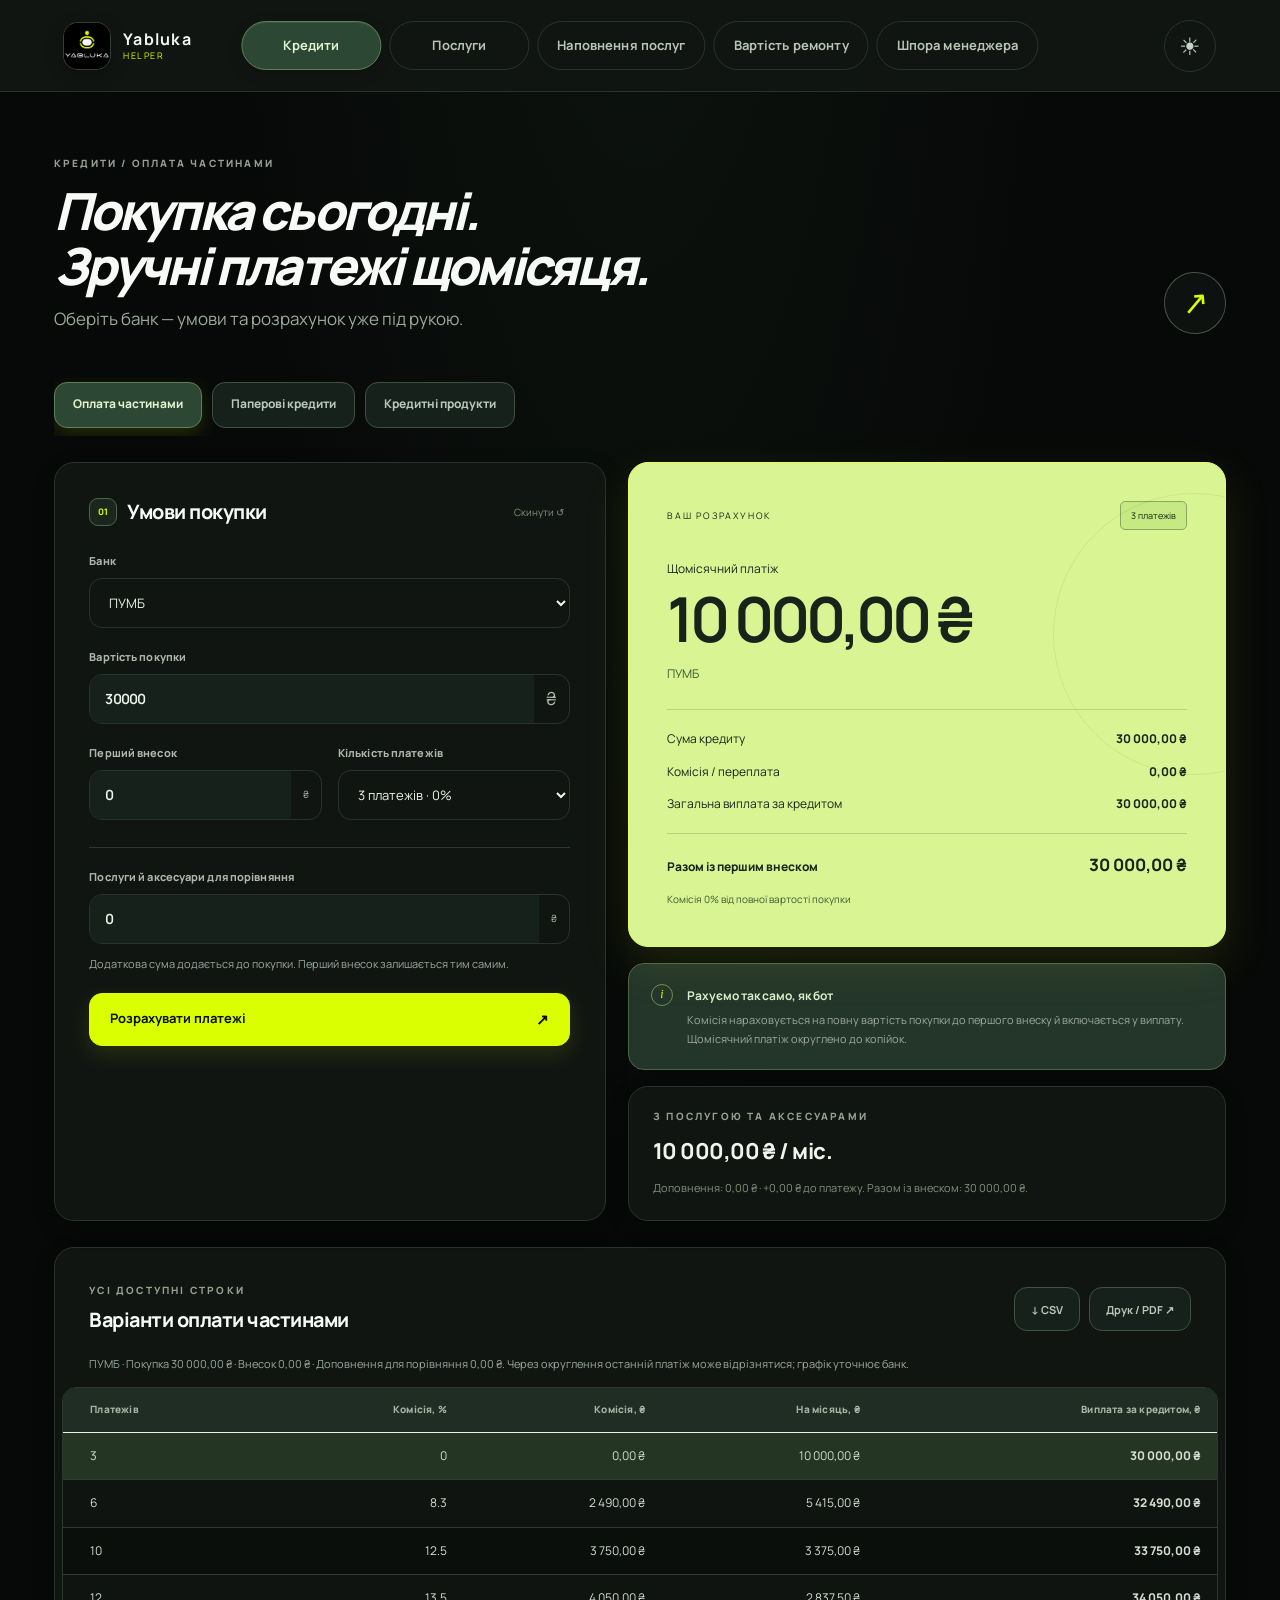
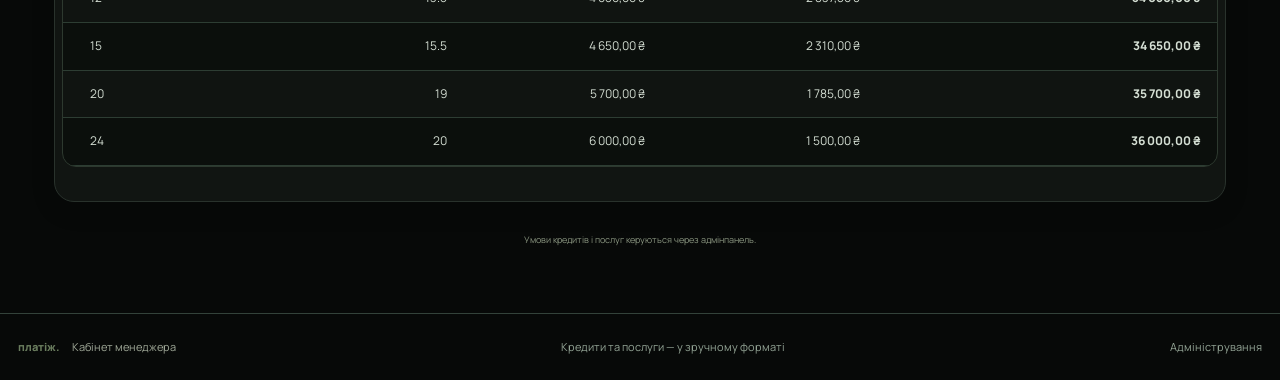
<file: index.html>
<!doctype html>
<html lang="uk"><head><meta charset="utf-8"><meta name="viewport" content="width=device-width,initial-scale=1"><meta name="theme-color" content="#070908"><title>Платіж — кредити та послуги</title><meta name="description" content="Кабінет менеджера: оплата частинами, паперові кредити, калькулятор і довідник послуг."><link rel="stylesheet" href="style.css"><link rel="stylesheet" href="bot-style.css?v=20261031-full-qa2"></head><body>
<aside class="sidebar"><a class="brand" href="#credits"><span class="brandmark">п</span>платіж<span class="dot">.</span></a><nav aria-label="Основна навігація"><button class="nav active top-tab" data-page="credits"><span>▦</span>Кредити</button><button class="nav top-tab" data-page="services"><span>⊞</span>Послуги</button><button class="nav top-tab" data-page="catalog"><span>≡</span>Наповнення послуг</button><button class="nav top-tab" data-page="repairs"><span>⌁</span>Вартість ремонту</button><button class="nav top-tab" data-page="receipt"><span>＋</span>Створити чек</button></nav><div class="sidebar-note"><span class="live-dot"></span>Знайома логіка. Новий простір.<p>Кредити, послуги та чеки —<br>в одному кабінеті.</p></div><div class="profile"><span class="avatar">М</span><div>Менеджер<small>Робочий простір</small></div></div></aside>
<div class="shell"><header><div class="breadcrumb">Робочий простір <span>/</span> <b id="crumb">Кредити</b></div><nav class="top-navigation" aria-label="Розділи"><button class="top-link active" data-page="credits">Кредити</button><button class="top-link" data-page="services">Послуги</button><button class="top-link" data-page="catalog">Наповнення послуг</button><button class="top-link" data-page="repairs">Вартість ремонту</button><button class="top-link" data-page="receipt">Створити чек</button><button class="top-link" data-page="cheat">Шпора менеджера</button></nav><div class="header-tools"><span class="header-tag"><i></i> Конфігурація з бота</span><button class="theme-toggle" type="button" data-theme-toggle aria-label="Увімкнути чорну тему"><span class="theme-icon">☾</span><span class="theme-label">Чорна тема</span></button></div></header><main>
<section data-panel="installment"><div class="page-title"><div><div class="eyebrow">КРЕДИТИ / ОПЛАТА ЧАСТИНАМИ</div><h1>Покупка сьогодні.<br>Зручні платежі щомісяця.</h1><p>Оберіть банк — умови та розрахунок уже під рукою.</p></div><span class="title-icon" aria-hidden="true">↗</span></div><div class="section-tabs" aria-label="Розділи кредитів"><button class="selected" data-page="installment">Оплата частинами</button><button data-page="paper">Паперові кредити</button><button data-page="products">Кредитні продукти</button></div>
<div class="calculator-grid"><form id="installment-form" class="card settings"><div class="card-heading"><span class="step">01</span><h2>Умови покупки</h2><button class="text-btn" type="reset">Скинути ↺</button></div><label for="i-bank">Банк</label><select id="i-bank"></select><label for="i-price">Вартість покупки</label><div class="input-wrap major"><input id="i-price" type="number" min="0.01" max="100000000" step="0.01" value="30000" required><span>₴</span></div><div class="field-row"><div><label for="i-down">Перший внесок</label><div class="input-wrap"><input id="i-down" type="number" min="0" step="0.01" value="0" required><span>₴</span></div></div><div><label for="i-term">Кількість платежів</label><select id="i-term"></select></div></div><div class="divider"></div><label for="i-extra">Послуги й аксесуари для порівняння</label><div class="input-wrap"><input id="i-extra" type="number" min="0" max="100000000" step="0.01" value="0" required><span>₴</span></div><p class="field-help">Додаткова сума додається до покупки. Перший внесок залишається тим самим.</p><button class="primary" type="submit">Розрахувати платежі <span>↗</span></button><p id="i-error" class="error" role="alert" hidden></p></form>
<div class="results-column"><div class="result-card" aria-live="polite"><div class="result-top"><span>ВАШ РОЗРАХУНОК</span><span class="result-badge" id="i-badge">—</span></div><p>Щомісячний платіж</p><div class="payment" id="i-monthly">—</div><div class="payment-detail" id="i-detail"></div><div class="result-divider"></div><dl><div><dt>Сума кредиту</dt><dd id="i-principal">—</dd></div><div><dt>Комісія / переплата</dt><dd id="i-commission">—</dd></div><div><dt>Загальна виплата за кредитом</dt><dd id="i-repayment">—</dd></div><div class="total-row"><dt>Разом із першим внеском</dt><dd id="i-total">—</dd></div></dl><p class="total-help" id="i-rate"></p></div><div class="insight"><span class="info-icon">i</span><div><b>Рахуємо так само, як бот</b><p>Комісія нараховується на повну вартість покупки до першого внеску й включається у виплату. Щомісячний платіж округлено до копійок.</p></div></div><div class="card comparison-box"><div class="eyebrow">З ПОСЛУГОЮ ТА АКСЕСУАРАМИ</div><h2 id="i-with-extra">—</h2><p id="i-extra-diff">Додайте суму, щоб порівняти платежі.</p></div></div></div>
<section class="card schedule"><div class="schedule-heading"><div><div class="eyebrow">УСІ ДОСТУПНІ СТРОКИ</div><h2>Варіанти оплати частинами</h2></div><div class="actions"><button class="secondary" data-export="installment">↓ CSV</button><button class="secondary" data-print>Друк / PDF ↗</button></div></div><p class="schedule-note" id="i-context"></p><div class="table-scroll"><table><thead><tr><th>Платежів</th><th>Комісія, %</th><th>Комісія, ₴</th><th>На місяць, ₴</th><th>Виплата за кредитом, ₴</th></tr></thead><tbody id="i-variants"></tbody></table></div></section></section>
<section data-panel="paper" hidden><div class="page-title"><div><div class="eyebrow">КРЕДИТИ / ПАПЕРОВІ КРЕДИТИ</div><h1>Порівняйте. Оберіть. Поясніть.</h1><p>Банки, комісії та SMS-платежі в одному розрахунку.</p></div></div><div class="section-tabs" aria-label="Розділи кредитів"><button class="selected" data-page="installment">Оплата частинами</button><button data-page="paper">Паперові кредити</button><button data-page="products">Кредитні продукти</button></div><form id="paper-form" class="card settings"><div class="credit-filter"><div><label for="p-kind">Тип програми</label><select id="p-kind"><option value="promo_credit_products">Акційні кредити</option><option value="regular_credit_products">Звичайні кредити</option></select></div><div><label for="p-term">Строк</label><select id="p-term"></select></div><div><label for="p-price">Вартість покупки, ₴</label><div class="input-wrap"><input id="p-price" type="number" min="0.01" max="100000000" step="0.01" value="30000" required></div></div><div><label for="p-down">Перший внесок, ₴</label><div class="input-wrap"><input id="p-down" type="number" min="0" step="0.01" value="0" required></div></div><div><label for="p-extra">Послуги й аксесуари, ₴</label><div class="input-wrap"><input id="p-extra" type="number" min="0" max="100000000" step="0.01" value="0" required></div></div></div><p class="field-help">Основний розрахунок — без додаткової суми. «З доповненнями» показує платіж із послугами й аксесуарами.</p><button class="primary compact" type="submit">Порівняти пропозиції ↗</button><p id="p-error" class="error" role="alert" hidden></p></form><div class="insight paper-insight"><span class="info-icon">i</span><div><b>Середній платіж за правилами бота</b><p>Сума кредиту + разова комісія + SMS за весь строк, поділені на кількість місяців. Це середній розрахунковий платіж; фактичний графік визначає банк.</p></div></div><section class="card schedule"><div class="schedule-heading"><div><div class="eyebrow">ВІД МЕНШОГО ПЛАТЕЖУ ДО БІЛЬШОГО</div><h2>Пропозиції банків <span id="p-count"></span></h2></div><div class="actions"><button class="secondary" data-export="paper">↓ CSV</button><button class="secondary" data-print>Друк / PDF ↗</button></div></div><p class="schedule-note" id="p-context"></p><div class="table-scroll"><table><thead><tr><th>Банк / продукт</th><th>Строк</th><th>Комісія</th><th>SMS за весь строк</th><th>Середній / міс.</th><th>З доповненнями / міс.</th><th>Переплата</th><th>Разом із внеском</th></tr></thead><tbody id="p-results"></tbody></table></div><div id="p-unavailable" class="unavailable"></div></section></section>
<section data-panel="products" hidden><div class="page-title"><div><div class="eyebrow">КРЕДИТИ / КАТАЛОГ</div><h1>Кредитні продукти</h1><p>Збережені умови з конфігурації вашого бота.</p></div></div><div class="section-tabs" aria-label="Розділи кредитів"><button class="selected" data-page="installment">Оплата частинами</button><button data-page="paper">Паперові кредити</button><button data-page="products">Кредитні продукти</button></div><div class="toolbar"><div class="tabs" id="product-tabs"><button class="selected" data-product="installment_banks">Оплата частинами</button><button data-product="promo_credit_products">Акційні</button><button data-product="regular_credit_products">Звичайні</button></div><a id="products-link" class="secondary" target="_blank" rel="noopener noreferrer">Відкрити таблицю ↗</a></div><div class="card"><div class="table-scroll product-table"><table><thead id="products-head"></thead><tbody id="products-body"></tbody></table></div></div></section>
<section data-panel="services" hidden><div class="page-title"><div><div class="eyebrow">ПОСЛУГИ / КАЛЬКУЛЯТОР</div><h1>Більше можливостей для покупки.</h1><p>Порівняйте до трьох послуг з урахуванням аксесуарів і Trade-in.</p></div></div><form id="service-form" class="card settings"><div class="credit-filter services-filter"><div><label for="s-device">Стан пристрою</label><select id="s-device"></select></div><div><label for="s-category">Категорія</label><select id="s-category"></select></div><div><label for="s-price">Пристрій, ₴</label><div class="input-wrap"><input id="s-price" type="number" min="0.01" max="100000000" step="0.01" value="30000" required></div></div><div><label for="s-glass">Скло, ₴</label><div class="input-wrap"><input id="s-glass" type="number" min="0" max="100000000" step="0.01" value="0" required></div></div><div><label for="s-acc">Аксесуари, ₴</label><div class="input-wrap"><input id="s-acc" type="number" min="0" max="100000000" step="0.01" value="0" required></div></div><div><label for="s-trade">Trade-in, ₴</label><div class="input-wrap"><input id="s-trade" type="number" min="0" max="100000000" step="0.01" value="0" required></div></div><div><label for="s-discount">Знижка, ₴</label><div class="input-wrap"><input id="s-discount" type="number" min="0" max="100000000" step="0.01" value="0" required></div></div></div><div class="divider"></div><p class="selection-label">Оберіть від 1 до 3 послуг для порівняння</p><div id="service-choices" class="offer-choices"></div><p class="field-help">Відсоток вартості послуги рахується від ціни пристрою. Для кожної послуги застосовуються її мінімальна ціна та правила знижки на скло. Додаткова знижка зменшує доплату та загальну суму лише в колонках із послугою.</p><div class="service-form-actions"><button type="button" id="s-credit" class="secondary compact">Кредит ↗</button></div><p id="s-error" class="error" role="alert" hidden></p></form><div class="service-result-head"><p id="s-context"></p><button class="secondary" data-print>Друк / PDF ↗</button></div><div id="service-results" class="guide-grid" aria-live="polite"></div></section>
<section data-panel="repairs" hidden><div class="page-title"><div><div class="eyebrow">СЕРВІС / ВАРТІСТЬ РЕМОНТУ</div><h1>Вартість ремонту</h1><p>Оберіть модель телефону, щоб переглянути вартість ремонту.</p></div></div><div class="card repair-picker"><div><label for="repair-model">Модель телефону</label><select id="repair-model"></select></div><button type="button" id="repair-refresh" class="secondary">Оновити ціни ↻</button><button type="button" id="repair-print" class="secondary">Друк / PDF ↗</button><a id="repair-source" class="secondary" target="_blank" rel="noopener noreferrer">Відкрити прайс ↗</a></div><section class="card repair-price-card"><p class="repair-print-heading">Вартість ремонту</p><h2 id="repair-title"></h2><p id="repair-updated" class="schedule-note" role="status"></p><div class="repair-table-wrap"><table class="repair-table"><thead><tr><th scope="col">Вид ремонту</th><th scope="col">Вартість</th></tr></thead><tbody id="repair-prices" aria-live="polite"></tbody></table></div></section></section>
<section data-panel="catalog" hidden><div class="page-title"><div><div class="eyebrow">ПОСЛУГИ / НАПОВНЕННЯ ПОСЛУГ</div><h1>Оберіть пристрій і послугу.</h1><p>Спочатку оберіть новий або БУ пристрій, потім його тип і потрібну послугу.</p></div></div><div class="catalog-tools"><input type="search" id="catalog-search" placeholder="Знайти послугу або умову…" aria-label="Пошук у довіднику"><button id="catalog-home" class="secondary">Усі пристрої ↗</button></div><div id="catalog-crumbs" class="catalog-crumbs" aria-label="Шлях у довіднику"></div><div id="catalog-content" class="guide-grid"></div></section>
<p class="import-note">Конфігурацію перенесено з бота 28.10.2026. Зміни в боті поки не синхронізуються із сайтом автоматично.</p></main><footer><span>платіж. <span class="muted">Кабінет менеджера</span></span><span>Кредити та послуги — у зручному форматі</span></footer></div><dialog id="service-finance-dialog" class="service-finance-dialog" aria-labelledby="service-finance-title"><div class="service-finance-dialog-heading"><div><div class="eyebrow">РОЗРАХУНОК ПЛАТЕЖІВ</div><h2 id="service-finance-title">Кредит для покупки з послугою</h2></div><button type="button" id="service-finance-close" aria-label="Закрити вікно">×</button></div><div id="s-finance-service-field"><label for="s-finance-service">Послуга</label><select id="s-finance-service"></select></div><div id="service-finance-type-host"></div><div id="service-finance-dialog-content"></div><button type="button" id="service-finance-done" class="secondary">Додати до послуги</button></dialog><script src="repair-data.js?v=20261031-iphone11plus1"></script><script src="bot-data.js?v=20261031-credit-dialog-clean1"></script><script src="bot-calculator.js?v=20261106-remove-model1"></script><script src="credit-source.js?v=20261031-full-qa2"></script><script src="repair-source.js?v=20261031-repair-sync1"></script><script src="repair-app.js?v=20261031-full-qa2"></script><script src="cms-core.js?v=20261031-credit-dialog-clean1"></script><script src="site-loader.js?v=20261106-remove-model1"></script></body></html>
</file>
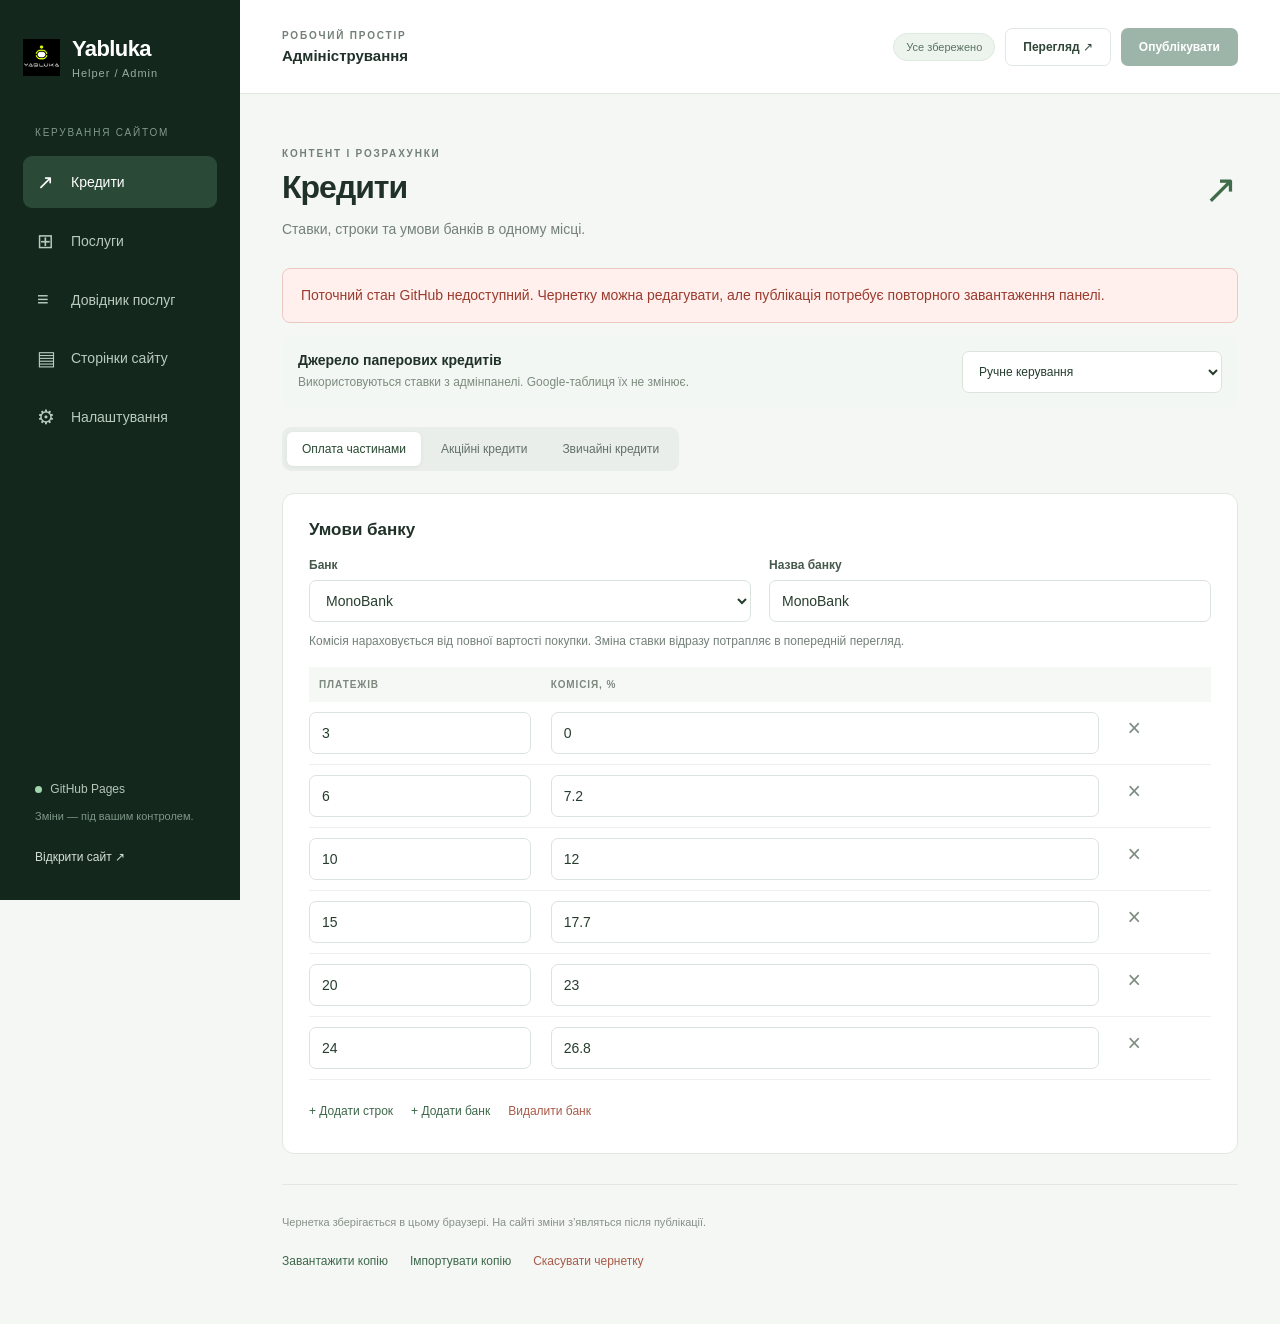
<file: admin.html>
<!doctype html>
<html lang="uk">
<head>
 <meta charset="utf-8"><meta name="viewport" content="width=device-width,initial-scale=1">
 <meta name="robots" content="noindex,nofollow"><meta name="referrer" content="no-referrer">
 <meta http-equiv="Content-Security-Policy" content="default-src 'self'; script-src 'self'; style-src 'self' 'unsafe-inline'; img-src 'self' data:; connect-src 'self' https://api.github.com https://docs.google.com; frame-src 'self'; object-src 'none'; base-uri 'none'; form-action 'none'">
 <title>Адміністрування — Yabluka Helper</title><link rel="stylesheet" href="admin.css?v=20261030-remember-token1">
</head>
<body>
 <aside class="admin-sidebar">
  <a class="admin-brand" href="index.html"><img src="yabluka-logo.png" alt=""><span>Yabluka<strong>Helper / Admin</strong></span></a>
  <p class="nav-caption">КЕРУВАННЯ САЙТОМ</p>
  <nav aria-label="Адмінпанель">
   <button data-section="credits" class="active"><span>↗</span>Кредити</button>
   <button data-section="services"><span>⊞</span>Послуги</button>
   <button data-section="catalog"><span>≡</span>Довідник послуг</button>
   <button data-section="pages"><span>▤</span>Сторінки сайту</button>
   <button data-section="settings"><span>⚙</span>Налаштування</button>
  </nav>
  <div class="sidebar-bottom"><span class="dot"></span> GitHub Pages<p>Зміни — під вашим контролем.</p><a href="index.html" target="_blank" rel="noopener">Відкрити сайт ↗</a></div>
 </aside>
 <div class="admin-shell">
  <header class="admin-header"><div><span class="eyebrow">РОБОЧИЙ ПРОСТІР</span><span class="header-title">Адміністрування</span></div><div class="header-actions"><span id="draft-state" class="badge">Завантаження…</span><button id="preview-open" class="button secondary" disabled>Перегляд ↗</button><button id="publish-open" class="button primary" disabled>Опублікувати</button></div></header>
  <main>
   <div class="page-heading"><div><p class="eyebrow" id="section-eyebrow">КОНТЕНТ І РОЗРАХУНКИ</p><h1 id="section-title">Кредити</h1><p id="section-description">Ставки, строки та умови банків в одному місці.</p></div><span class="heading-mark" aria-hidden="true">↗</span></div>
   <p id="status" role="status" aria-live="polite" class="notice" hidden></p>
   <div id="editor" aria-busy="true"><div class="card">Завантажуємо конфігурацію…</div></div>
   <footer class="editor-footer"><p>Чернетка зберігається в цьому браузері. На сайті зміни з’являться після публікації.</p><div><button id="export" class="text-button" disabled>Завантажити копію</button><label class="text-button file-label">Імпортувати копію<input id="import" type="file" accept="application/json,.json" hidden></label><button id="discard" class="text-button danger" disabled>Скасувати чернетку</button></div></footer>
  </main>
 </div>
 <dialog id="publish-dialog"><form id="publish-form"><div class="dialog-heading"><h2>Опублікувати зміни</h2><button type="button" data-close="publish-dialog" class="icon-button" aria-label="Закрити">×</button></div><p>Зміни буде збережено в GitHub. Після завершення публікації їх побачать усі відвідувачі.</p><div class="repository">sidorukvlad50022-byte / payment-desk <span>main</span></div><label for="github-token">Токен доступу GitHub</label><input id="github-token" type="password" autocomplete="off" spellcheck="false" required placeholder="github_pat_…"><div class="token-preferences"><label class="token-remember"><input id="remember-token" type="checkbox"> Запам’ятати токен у цьому браузері</label><button id="forget-token" type="button" class="text-button" hidden>Видалити збережений токен</button></div><p class="help">Зберігайте токен лише на власному комп’ютері. Він зберігається у браузері без шифрування й дає право змінювати сайт. У файли сайту та GitHub токен не записується.</p><details><summary>Як отримати токен?</summary><ol><li><a href="https://github.com/settings/personal-access-tokens/new?name=Yabluka%20Helper%20Admin&amp;target_name=sidorukvlad50022-byte&amp;contents=write&amp;expires_in=30" target="_blank" rel="noopener noreferrer">Відкрийте створення токена GitHub ↗</a></li><li>У Repository access виберіть Only select repositories → payment-desk.</li><li>У Repository permissions надайте Contents → Read and write.</li><li>Згенеруйте токен і вставте його в поле вище.</li></ol></details><label for="commit-message">Опис змін</label><input id="commit-message" maxlength="200" value="Оновити ставки та вміст сайту"><p id="publish-status" role="status" aria-live="polite"></p><div class="dialog-actions"><button type="button" data-close="publish-dialog" class="button secondary">Скасувати</button><button id="publish-submit" class="button primary" type="submit">Опублікувати для всіх</button></div></form></dialog>
 <dialog id="preview-dialog" class="preview-dialog"><div class="dialog-heading"><h2>Попередній перегляд чернетки</h2><button type="button" data-close="preview-dialog" class="icon-button" aria-label="Закрити">×</button></div><p class="help">Ці зміни ще не опубліковані.</p><iframe id="preview-frame" title="Попередній перегляд сайту"></iframe></dialog>
 <script src="bot-data.js?v=20261031-credit-table1"></script><script src="credit-source.js?v=20261031-full-qa2"></script><script src="cms-core.js?v=20261031-credit-table1"></script><script src="admin.js?v=20261031-full-qa2"></script>
</body></html>
</file>
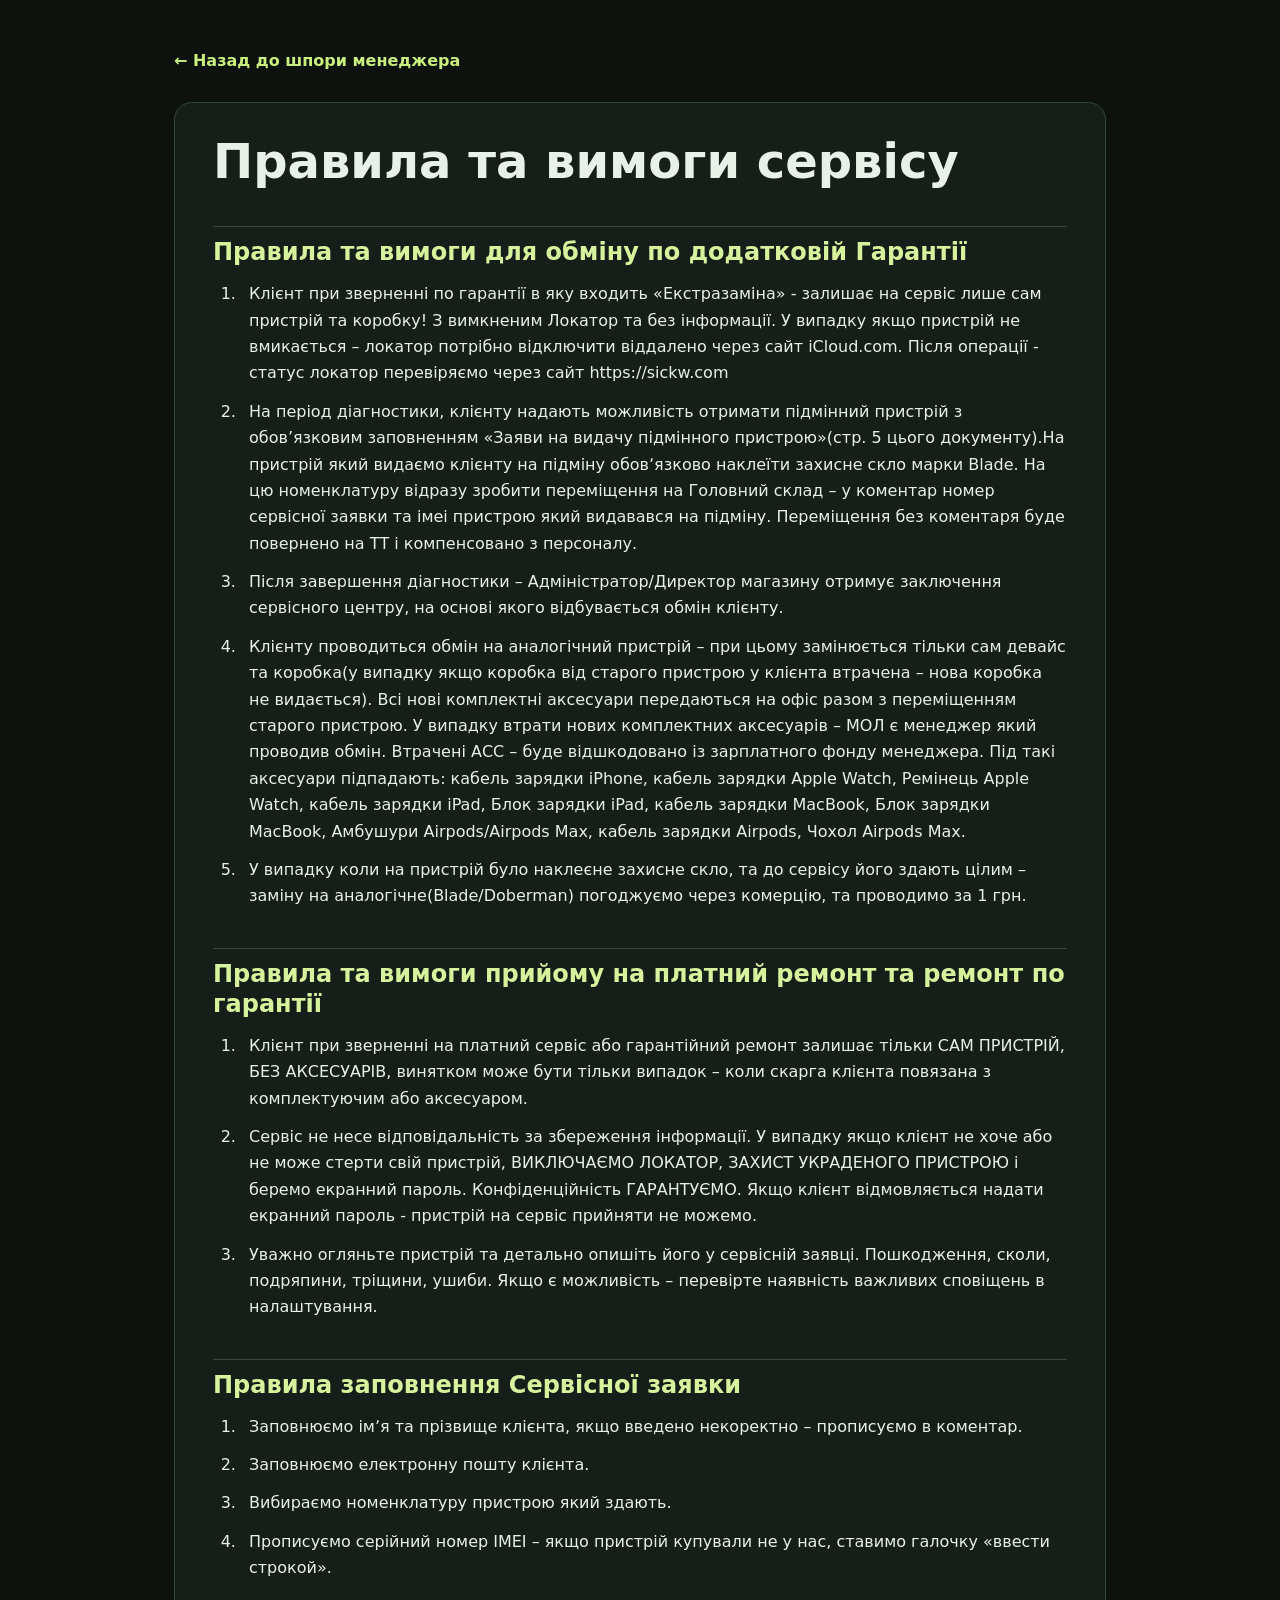
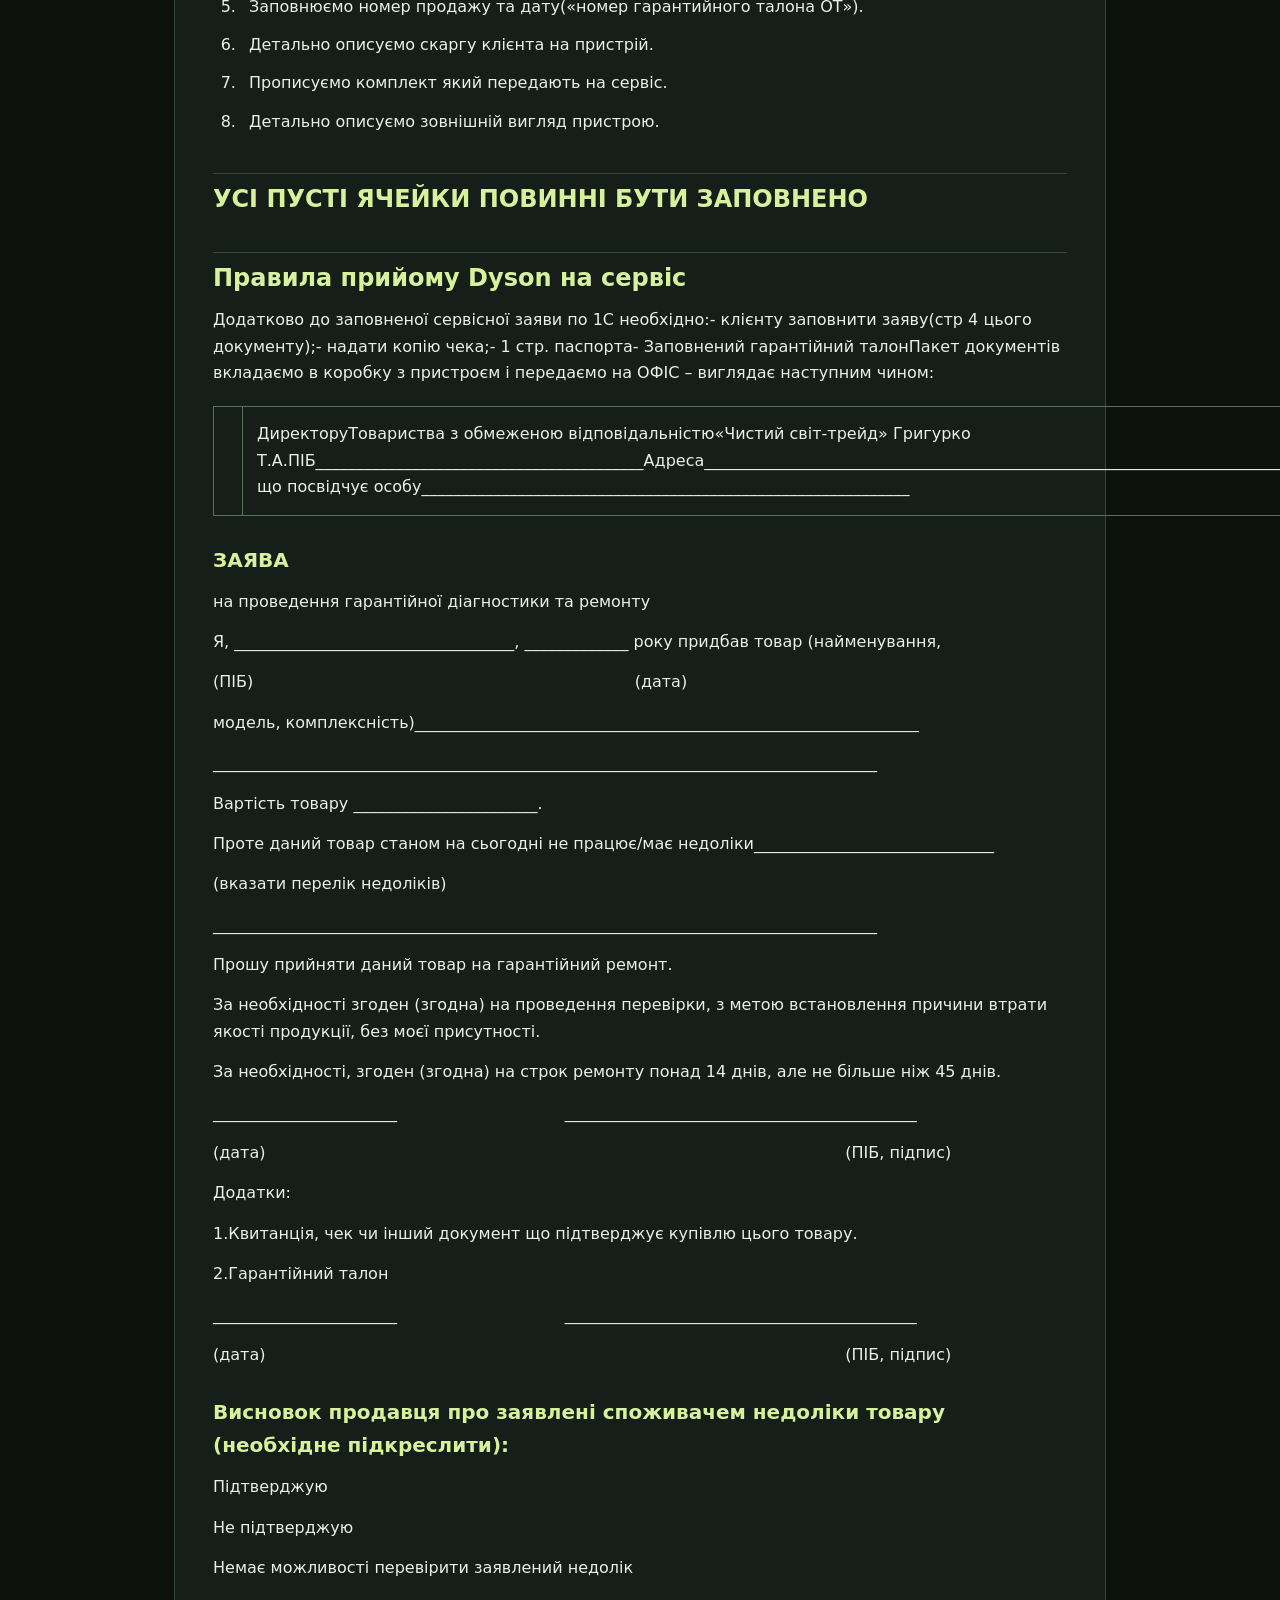
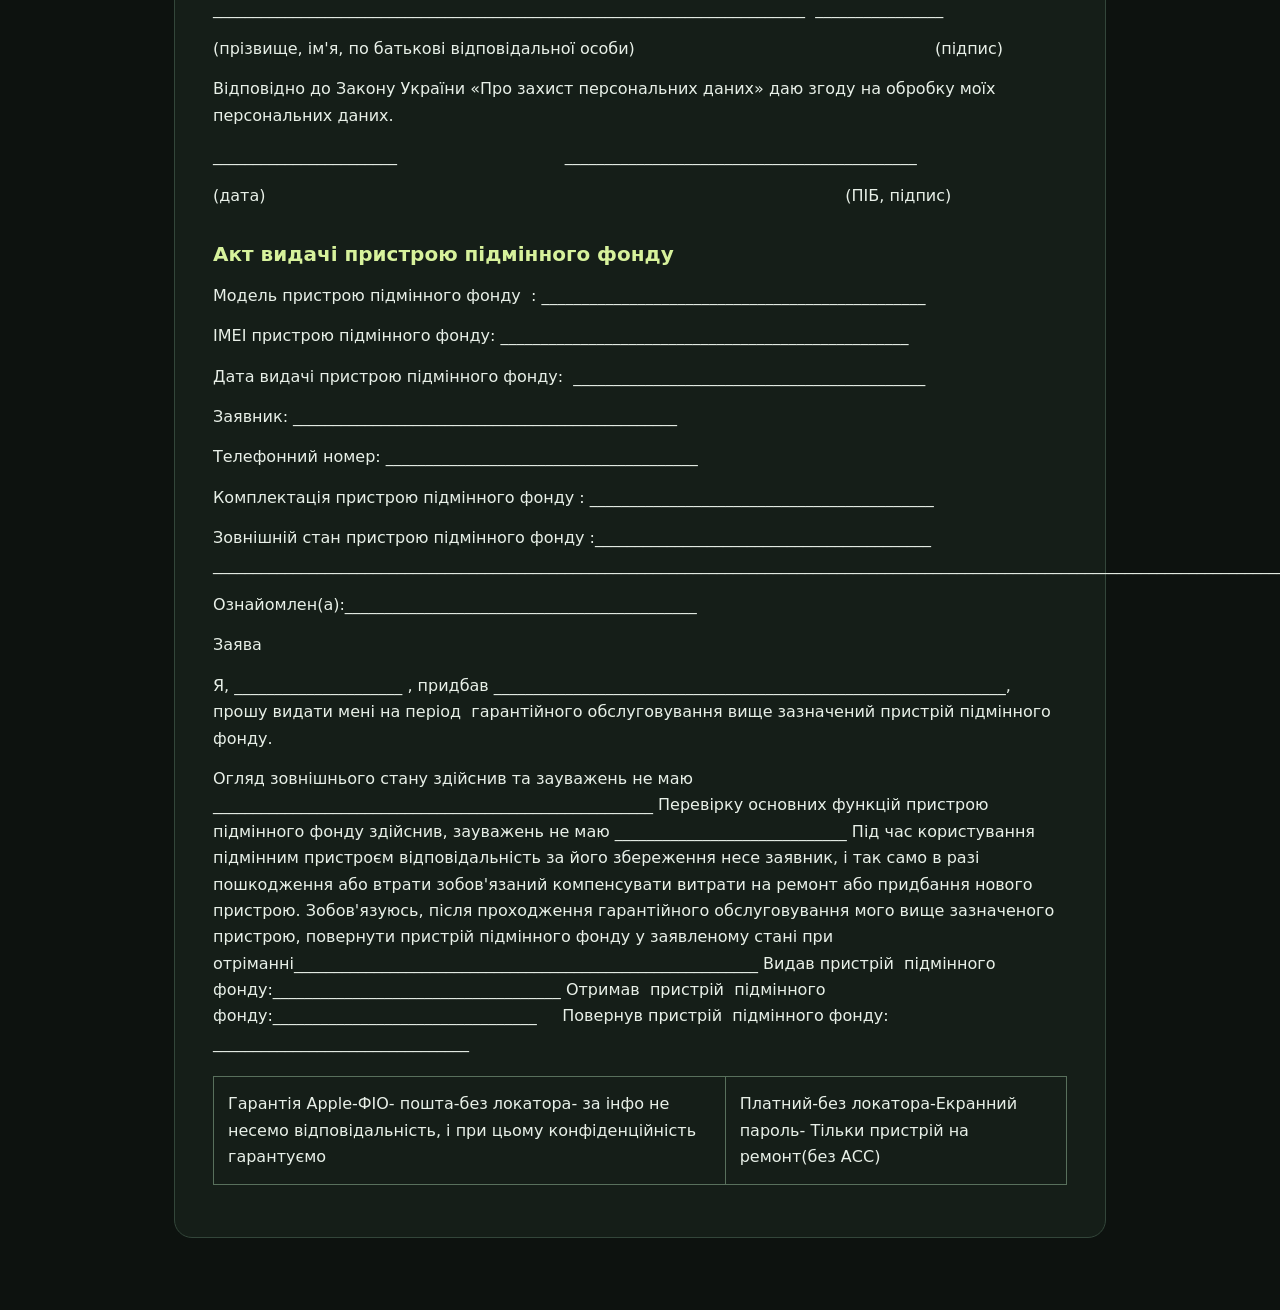
<file: service-rules.html>
<!doctype html><html lang="uk"><head><meta charset="utf-8"><meta name="viewport" content="width=device-width,initial-scale=1"><title>Правила та вимоги сервісу</title><style>:root{color-scheme:dark}*{box-sizing:border-box}body{margin:0;background:#0d120f;color:#e8f0e8;font:16px/1.65 system-ui,-apple-system,sans-serif}.page{max-width:980px;margin:0 auto;padding:48px 24px 72px}.back{display:inline-block;margin-bottom:28px;color:#c9f07f;text-decoration:none;font-weight:700}.card{background:#151e18;border:1px solid #33463a;border-radius:18px;padding:32px 38px}h1{font-size:clamp(30px,5vw,48px);line-height:1.1;margin:0 0 28px}h2{font-size:24px;line-height:1.25;margin:38px 0 14px;padding-top:10px;border-top:1px solid #33463a;color:#d7f29c}h3{font-size:20px;margin:28px 0 12px;color:#d7f29c}p{margin:0 0 14px;white-space:pre-wrap}ol{margin:0 0 22px;padding-left:28px}li{margin:0 0 12px;padding-left:8px}table{width:100%;border-collapse:collapse;margin:20px 0}td{border:1px solid #58705c;padding:14px;vertical-align:top}@media(max-width:620px){.page{padding:28px 14px 48px}.card{padding:22px 18px}h2{font-size:21px}}</style></head><body><main class="page"><a class="back" href="index.html#cheat">← Назад до шпори менеджера</a><article class="card"><h1>Правила та вимоги сервісу</h1><h2>Правила та вимоги для обміну по додатковій Гарантії</h2><ol><li value="1">Клієнт при зверненні по гарантії в яку входить «Екстразаміна» - залишає на сервіс лише сам пристрій та коробку! З вимкненим Локатор та без інформації. У випадку якщо пристрій не вмикається – локатор потрібно відключити віддалено через сайт iCloud.com. Після операції -  статус локатор перевіряємо через сайт https://sickw.com</li><li value="2">На період діагностики, клієнту надають можливість отримати підмінний пристрій з обов’язковим заповненням «Заяви на видачу підмінного пристрою»(стр. 5 цього документу).На пристрій який видаємо клієнту на підміну обовʼязково наклеїти захисне скло марки Blade. На цю номенклатуру відразу зробити переміщення на Головний склад – у коментар номер сервісної заявки та імеі пристрою який видавався на підміну.  Переміщення без коментаря буде повернено на ТТ і компенсовано з персоналу.</li><li value="3">Після завершення діагностики – Адміністратор/Директор магазину отримує заключення сервісного центру, на основі якого відбувається обмін клієнту.</li><li value="4">Клієнту проводиться обмін на аналогічний пристрій – при цьому замінюється тільки сам девайс та коробка(у випадку якщо коробка від старого пристрою у клієнта втрачена – нова коробка не видається). Всі нові комплектні аксесуари передаються на офіс разом з переміщенням старого пристрою. У випадку втрати нових комплектних аксесуарів – МОЛ є менеджер який проводив обмін. Втрачені АСС – буде відшкодовано із зарплатного фонду менеджера. Під такі аксесуари підпадають: кабель зарядки iPhone, кабель зарядки Apple Watch, Ремінець Apple Watch, кабель зарядки iPad, Блок зарядки iPad, кабель зарядки MacBook, Блок зарядки MacBook, Амбушури Airpods/Airpods Max, кабель зарядки Airpods, Чохол Airpods Max.</li><li value="5">У випадку коли на пристрій було наклеєне захисне скло, та до сервісу його здають цілим – заміну на аналогічне(Blade/Doberman) погоджуємо через комерцію, та проводимо за 1 грн.</li></ol><h2>Правила та вимоги прийому на платний ремонт та ремонт по гарантії</h2><ol><li value="1">Клієнт при зверненні на платний сервіс або гарантійний ремонт залишає тільки САМ ПРИСТРІЙ, БЕЗ АКСЕСУАРІВ, винятком може бути тільки випадок – коли скарга клієнта повязана з комплектуючим або аксесуаром.</li><li value="2">Сервіс не несе відповідальність за збереження інформації. У випадку якщо клієнт не хоче або не може стерти свій пристрій, ВИКЛЮЧАЄМО ЛОКАТОР, ЗАХИСТ УКРАДЕНОГО ПРИСТРОЮ  і беремо екранний пароль. Конфіденційність ГАРАНТУЄМО. Якщо клієнт відмовляється надати екранний пароль - пристрій на сервіс прийняти не можемо.</li><li value="3">Уважно огляньте пристрій та детально опишіть його у сервісній заявці. Пошкодження, сколи, подряпини, тріщини, ушиби. Якщо є можливість – перевірте наявність важливих сповіщень в налаштування.</li></ol><h2>Правила заповнення Сервісної заявки</h2><ol><li value="1">Заповнюємо імʼя та прізвище клієнта, якщо введено некоректно – прописуємо в коментар.</li><li value="2">Заповнюємо електронну пошту клієнта.</li><li value="3">Вибираємо номенклатуру пристрою який здають.</li><li value="4">Прописуємо серійний номер ІМЕІ – якщо пристрій купували не у нас, ставимо галочку «ввести строкой».</li><li value="5">Заповнюємо номер продажу та дату(«номер гарантийного талона ОТ»).</li><li value="6">Детально описуємо скаргу клієнта на пристрій.</li><li value="7">Прописуємо комплект який передають на сервіс.</li><li value="8">Детально описуємо зовнішній вигляд пристрою.</li></ol><h2>УСІ ПУСТІ ЯЧЕЙКИ ПОВИННІ БУТИ ЗАПОВНЕНО</h2><h2>Правила прийому Dyson на сервіс</h2><p>Додатково до заповненої сервісної заяви по 1С необхідно:- клієнту заповнити заяву(стр 4 цього документу);- надати копію чека;- 1 стр. паспорта- Заповнений гарантійний талонПакет документів вкладаємо в коробку з пристроєм і передаємо на ОФІС – виглядає наступним чином:</p><table><tr><td></td><td>ДиректоруТовариства з обмеженою відповідальністю«Чистий світ-трейд» Григурко Т.А.ПІБ_________________________________________Адреса__________________________________________________________________________________Тел.________________________________________Документ, що посвідчує особу_____________________________________________________________</td></tr></table><h3>ЗАЯВА</h3><p>на проведення гарантійної діагностики та ремонту</p><p>Я, ___________________________________, _____________ року придбав товар (найменування,</p><p>(ПІБ)                                                                           (дата)</p><p>модель, комплексність)_______________________________________________________________</p><p>___________________________________________________________________________________</p><p>Вартість товару _______________________.</p><p>Проте даний товар станом на сьогодні не працює/має недоліки______________________________</p><p>(вказати перелік недоліків)</p><p>___________________________________________________________________________________</p><p>Прошу прийняти даний товар на гарантійний ремонт.</p><p>За необхідності згоден (згодна) на проведення перевірки, з метою встановлення причини втрати якості продукції, без моєї присутності.</p><p>За необхідності, згоден (згодна) на строк ремонту понад 14 днів, але не більше ніж 45 днів.</p><p>_______________________                                 ____________________________________________</p><p>(дата)                                                                                                                  (ПІБ, підпис)</p><p>Додатки:</p><p>1.Квитанція, чек чи інший документ що підтверджує купівлю цього товару.</p><p>2.Гарантійний талон</p><p>_______________________                                 ____________________________________________</p><p>(дата)                                                                                                                  (ПІБ, підпис)</p><h3>Висновок продавця про заявлені споживачем недоліки товару (необхідне підкреслити):</h3><p>Підтверджую</p><p>Не підтверджую</p><p>Немає можливості перевірити заявлений недолік</p><p>__________________________________________________________________________  ________________</p><p>(прізвище, ім&#x27;я, по батькові відповідальної особи)                                                           (підпис)</p><p>Відповідно до Закону України «Про захист персональних даних» даю згоду на обробку моїх персональних даних.</p><p>_______________________                                 ____________________________________________</p><p>(дата)                                                                                                                  (ПІБ, підпис)</p><h3>Акт видачі пристрою підмінного фонду</h3><p>Модель пристрою підмінного фонду  : ________________________________________________</p><p>IMEI пристрою підмінного фонду: ___________________________________________________</p><p>Дата видачі пристрою підмінного фонду:  ____________________________________________</p><p>Заявник: ________________________________________________</p><p>Телефонний номер: _______________________________________</p><p>Комплектація пристрою підмінного фонду : ___________________________________________</p><p>Зовнішній стан пристрою підмінного фонду :__________________________________________ ______________________________________________________________________________________________________________________________________________________________________</p><p>Ознайомлен(а):____________________________________________</p><p>Заява</p><p>Я, _____________________ , придбав ________________________________________________________________, прошу видати мені на період  гарантійного обслуговування вище зазначений пристрій підмінного фонду.</p><p>Огляд зовнішнього стану здійснив та зауважень не маю _______________________________________________________ Перевірку основних функцій пристрою підмінного фонду здійснив, зауважень не маю _____________________________ Під час користування підмінним пристроєм відповідальність за його збереження несе заявник, і так само в разі пошкодження або втрати зобов&#x27;язаний компенсувати витрати на ремонт або придбання нового пристрою. Зобов&#x27;язуюсь, після проходження гарантійного обслуговування мого вище зазначеного пристрою, повернути пристрій підмінного фонду у заявленому стані при отріманні__________________________________________________________ Видав пристрій  підмінного фонду:____________________________________ Отримав  пристрій  підмінного фонду:_________________________________     Повернув пристрій  підмінного фонду: ________________________________</p><table><tr><td>Гарантія Apple-ФІО- пошта-без локатора- за інфо не несемо відповідальність, і при цьому конфіденційність гарантуємо</td><td>Платний-без локатора-Екранний пароль- Тільки пристрій на ремонт(без АСС)</td></tr></table></article></main><script src="cms-core.js"></script><script src="rules-loader.js"></script></body></html>
</file>
<file: style.css>
@import url('https://fonts.googleapis.com/css2?family=Manrope:wght@400;500;600;650;700;750;800&display=swap');
:root{--ink:#1e322e;--muted:#7b8681;--line:#e4e8e3;--green:#173f35;--lime:#d9f593;--bg:#f6f7f3}*{box-sizing:border-box}body{margin:0;color:var(--ink);background:var(--bg);font-family:Manrope,Arial,sans-serif;font-size:14px}button,input,select{font:inherit}button,a,input,select{-webkit-tap-highlight-color:transparent}button{cursor:pointer}button:focus-visible,a:focus-visible,input:focus-visible,select:focus-visible{outline:3px solid #83af58;outline-offset:3px}button:disabled{opacity:.45;cursor:not-allowed}a{color:inherit;text-decoration:none}.sidebar{position:fixed;inset:0 auto 0 0;width:238px;background:#fff;border-right:1px solid var(--line);padding:36px 22px 22px;display:flex;flex-direction:column}.brand{font-size:32px;letter-spacing:-1.9px;font-weight:800;display:flex;align-items:center;gap:10px;padding:0 10px}.brandmark{font-size:28px;background:var(--green);color:var(--lime);width:37px;height:37px;display:grid;place-items:center;border-radius:11px;letter-spacing:-3px;padding-right:3px}.dot{color:#88af5c;margin-left:-10px}.workspace{font-size:9px;font-weight:800;letter-spacing:1.6px;color:#9aa39d;margin:56px 14px 18px}.nav{background:none;border:0;display:flex;align-items:center;gap:12px;padding:15px;border-radius:9px;width:100%;text-align:left;color:#6e7a72;margin-bottom:7px;font-weight:650}.nav>span{font-size:21px;line-height:1}.nav.active{background:#edf3e6;color:#294a37}.nav small{margin-left:auto;color:#889182;font-size:10px}.sidebar-note{margin-top:auto;font-size:10px;font-weight:750;padding:24px 9px}.live-dot,.header-tag i{display:inline-block;width:6px;height:6px;background:#7ba05d;border-radius:50%;margin-right:6px}.sidebar-note p{font-size:11px;line-height:1.9;font-weight:400;color:var(--muted);margin-left:14px}.profile{display:flex;gap:10px;align-items:center;border-top:1px solid var(--line);padding-top:20px;font-size:11px;font-weight:700}.avatar{border-radius:50%;background:#ebece6;padding:12px 14px;color:#777f6f}.profile small{display:block;font-size:9px;font-weight:400;color:var(--muted);margin-top:5px}.shell{margin-left:238px}header{height:82px;border-bottom:1px solid var(--line);display:flex;align-items:center;justify-content:space-between;padding:0 48px;background:#ffffff80;font-size:11px}.breadcrumb{color:#909a93}.breadcrumb span{margin:0 12px;color:#c1c8bf}.breadcrumb b{font-weight:500;color:#475d51}.header-tag{padding:8px 12px;border:1px solid var(--line);background:#fff;border-radius:6px;font-size:10px}main{max-width:1260px;margin:auto;padding:42px 48px}.page-title{display:flex;justify-content:space-between;align-items:center;margin-bottom:32px}.eyebrow{font-size:9px;font-weight:800;letter-spacing:1.8px;color:#7a8e72}h1{font-size:35px;letter-spacing:-1.6px;line-height:1.3;margin:9px 0 10px;font-weight:750}.page-title p{color:var(--muted);font-size:12px;margin:0}.title-icon{font-size:32px;color:#7d8b70;border:1px solid #d9dfd1;width:62px;height:62px;display:grid;place-items:center;border-radius:50%;transform:rotate(-5deg)}.calculator-grid{display:grid;grid-template-columns:1fr 1.06fr;gap:24px}.card{border:1px solid var(--line);background:#fff;border-radius:14px}.settings{padding:27px}.card-heading{display:flex;align-items:center;gap:10px;margin-bottom:25px}h2{font-size:15px;letter-spacing:-.3px;margin:0;font-weight:750}.step{font-size:9px;border:1px solid #e0e6d9;border-radius:6px;padding:5px;color:#819473;display:inline-block}.text-btn{margin-left:auto;border:0;background:none;color:#83907d;font-size:10px;padding:6px}label{font-size:10px;font-weight:700;display:block;margin:18px 0 8px;color:#5d6e60}.input-wrap{display:flex;align-items:center;border:1px solid #dfe5da;border-radius:7px;overflow:hidden;background:#fbfcf9}.input-wrap:focus-within{border-color:#88a66e;box-shadow:0 0 0 2px #dce9ce}.input-wrap input{background:none;border:none;min-width:0;width:100%;padding:13px 12px;color:var(--ink);outline:0;font-weight:650;font-size:13px;appearance:textfield}.input-wrap input::-webkit-inner-spin-button{appearance:none}.input-wrap span{padding:0 12px;color:#96a08d;white-space:nowrap;font-size:10px}.major input{font-size:24px;letter-spacing:-.7px;padding:14px}.major span{font-size:18px}.field-row{display:grid;grid-template-columns:1fr 1fr;gap:14px}.chips{display:flex;gap:8px;margin-top:12px}.chips button{flex:1;background:#fff;border:1px solid var(--line);border-radius:5px;padding:7px 5px;font-size:10px;color:#82917c}.chips button.selected{background:#edf4e5;border-color:#b8cba6;color:#426134;font-weight:800}.divider{height:1px;background:var(--line);margin:23px 0 0}select{width:100%;border:1px solid #dfe5da;border-radius:7px;background:#fbfcf9;color:#38513d;font-size:11px;padding:13px 10px}.field-help{font-size:9px;line-height:1.7;color:#8f9b88;margin:10px 0 20px}.primary{width:100%;padding:15px 18px;border:0;border-radius:7px;background:var(--green);color:white;text-align:left;font-size:11px;font-weight:700}.primary span{float:right;font-size:15px}.primary:hover{background:#255846}.results-column{display:flex;flex-direction:column;gap:18px}.result-card{background:var(--green);color:#fff;border-radius:14px;padding:29px 31px;position:relative;overflow:hidden}.result-card:after{content:'';position:absolute;right:-110px;top:30px;border:1px solid #ffffff08;border-radius:50%;width:280px;height:280px;pointer-events:none}.result-top{display:flex;align-items:center;justify-content:space-between;font-size:8px;letter-spacing:1.6px;color:#c2d2be}.result-badge{background:#ffffff12;border:1px solid #ffffff17;padding:6px 9px;border-radius:5px;letter-spacing:0;font-size:9px}.result-card>p{font-size:11px;color:#bfd0c4;margin:32px 0 7px}.payment{font-size:57px;font-weight:650;letter-spacing:-2.8px;line-height:1.2;color:#e4f7c2}.payment span{font-size:28px;font-weight:400;letter-spacing:0}.payment-detail{font-size:10px;color:#92b19a;margin-top:10px}.result-divider{height:1px;background:#ffffff20;margin:27px 0 21px}dl{margin:0}dl>div{display:flex;justify-content:space-between;gap:12px;font-size:11px;margin-bottom:15px}dt{color:#b5c8bb}dd{margin:0;font-weight:600}.total-row{border-top:1px solid #ffffff20;padding-top:18px;margin-top:19px}.total-row dt{color:#f4f7ef}.total-row dd{color:var(--lime);font-size:16px}.result-card>.total-help{font-size:8px;margin:0;color:#94ad9a}.proportion{height:6px;border-radius:6px;overflow:hidden;background:#7f9867;margin-top:23px}.proportion>div{height:100%;background:var(--lime);border-radius:6px;transition:width .3s}.legend{display:flex;gap:20px;margin-top:10px;color:#a8bca9;font-size:8px}.legend i{display:inline-block;width:5px;height:5px;background:var(--lime);border-radius:50%;margin-right:5px}.legend span+span i{background:#7f9867}.insight{display:flex;align-items:flex-start;gap:12px;border:1px solid #dfe7d4;background:#eef2e7;padding:19px;border-radius:10px}.info-icon{font-family:serif;font-style:italic;border:1px solid #93a77b;min-width:18px;height:18px;border-radius:50%;text-align:center;color:#6d8355;font-size:12px}.insight b{font-size:10px;color:#526a44}.insight p{font-size:10px;line-height:1.8;color:#859078;margin:7px 0 0}.mini-stats{display:grid;grid-template-columns:1fr 1fr;gap:16px;flex:1}.mini-stats>div{border:1px solid var(--line);background:#fff;border-radius:10px;padding:19px}.mini-stats span,.mini-stats b,.mini-stats small{display:block}.mini-stats span{font-size:9px;color:#8b9686}.mini-stats b{font-size:20px;font-weight:650;letter-spacing:-.5px;margin:9px 0}.mini-stats small{font-size:8px;color:#97a08e}.schedule{margin-top:28px;padding:26px 27px 0;overflow:hidden}.schedule-heading{display:flex;align-items:center;justify-content:space-between;gap:16px}.schedule h2{margin-top:8px}.schedule h2 span{font-size:9px;font-weight:500;color:#93a18a;margin-left:12px}.actions{display:flex;gap:8px}.secondary{border:1px solid var(--line);background:white;padding:10px;border-radius:6px;font-size:9px;color:#5b7052}.secondary:hover{background:#edf3e6}.schedule-note{font-size:9px;color:#95a08e;margin:18px 0}.table-scroll{overflow:auto;max-height:440px;margin:0 -27px}table{border-collapse:collapse;width:100%;font-size:10px;white-space:nowrap;text-align:right}th{background:#f7f9f3;color:#95a08a;font-size:9px;font-weight:500;position:sticky;top:0}th,td{padding:14px 23px;border-bottom:1px solid #eff1eb}th:first-child,td:first-child{text-align:left;padding-left:27px}td:first-child{color:#839078}td:nth-child(5){font-weight:750;color:#35542a}tfoot td{font-weight:800;background:#f7f9f3}tbody tr:hover{background:#fafbf7}.bottom-note{display:flex;justify-content:center;align-items:center;gap:10px;color:#a0a897;font-size:10px;margin:27px 0 0}.bottom-note span{font-size:18px}footer{border-top:1px solid var(--line);padding:24px 48px;display:flex;justify-content:space-between;font-size:9px;color:#a0a998}footer>span:first-child{font-weight:800;color:#6a7d5e}.muted{font-weight:400;margin-left:10px;color:#a0a998}.guide-grid{display:grid;grid-template-columns:1fr 1fr;gap:20px}.guide-grid article{padding:27px}.guide-grid h2{margin:16px 0}.guide-grid p,.guide-grid li{font-size:12px;line-height:1.9;color:#75856d}.guide-grid ul{padding-left:18px}.error{font-size:11px;color:#ae3b35;padding-top:12px}[hidden]{display:none!important}
@media(min-width:1500px){main{padding-top:55px}.calculator-grid{gap:30px}.result-card{padding:33px 36px}.payment{font-size:64px}}@media(max-width:1150px){.sidebar{width:195px;padding-left:14px;padding-right:14px}.shell{margin-left:195px}header{padding:0 28px}main{padding:30px 28px}.settings{padding:20px}.result-card{padding:25px}.payment{font-size:46px}.card-heading{gap:7px}h2{font-size:13px}.text-btn{font-size:9px}}@media(max-width:900px){.sidebar{position:static;width:100%;height:auto;padding:18px 24px;flex-direction:row;align-items:center;border-bottom:1px solid var(--line);gap:28px}.brand{padding:0;font-size:26px}.brandmark{width:31px;height:31px;font-size:23px}.workspace,.sidebar-note,.profile{display:none}nav{display:flex;margin-left:auto;gap:4px}.nav{margin:0;font-size:11px;white-space:nowrap;padding:10px}.nav small{display:none}.shell{margin-left:0}header{height:58px}.page-title h1{font-size:30px}.title-icon{width:50px;height:50px}.calculator-grid{gap:18px}.card-heading .step{display:none}.payment{font-size:42px}.schedule-heading{align-items:flex-start;flex-direction:column}}@media(max-width:620px){.sidebar{padding:15px 18px;gap:10px}.nav{font-size:10px;gap:5px;padding:9px}.nav>span{font-size:15px}header{padding:0 20px}.header-tag{display:none}main{padding:28px 18px}.page-title{margin-bottom:24px}.page-title h1{font-size:28px;letter-spacing:-1.3px}.page-title p{font-size:11px;max-width:260px;line-height:1.8}.title-icon{display:none}.calculator-grid{grid-template-columns:1fr}.settings{padding:23px}.card-heading .step{display:inline-block}.results-column{gap:14px}.result-card{padding:28px}.payment{font-size:55px}.mini-stats{gap:12px}.mini-stats>div{padding:17px}.schedule{padding:23px 18px 0}.table-scroll{margin:0 -18px}.schedule h2 span{margin-left:8px}.schedule-note{line-height:1.8}.bottom-note{font-size:8px}footer{padding:20px 18px}footer>span:last-child{display:none}.guide-grid{grid-template-columns:1fr}}@media print{body{background:white;font-size:11px}.sidebar,header,.page-title,.settings,.insight,.mini-stats,.actions,.bottom-note,footer,#guide-view{display:none!important}.shell{margin:0}main{padding:0;max-width:none}.calculator-grid{display:block}.results-column{display:block}.result-card{background:white;color:#111;border:1px solid #bbb;break-inside:avoid}.result-card *{color:#111!important}.result-card:after,.proportion,.legend{display:none}.payment{font-size:36px}.result-divider,.total-row{border-color:#ccc}.schedule{margin-top:15px;padding:15px 0 0;border:0}.schedule-heading{display:block}.schedule-note{color:#555}.table-scroll{max-height:none;overflow:visible;margin:0}th{position:static}th,td{padding:9px}tr{break-inside:avoid}.result-top{font-size:11px}.result-card>p{margin-top:12px}}
</file>
<file: bot-style.css>
.sidebar nav{margin-top:32px}.workspace{margin:23px 14px 12px}.nav{font-size:11px;padding:13px 12px;gap:9px}.nav>span{font-size:18px}.page-title h1{font-size:32px}.comparison-box{padding:24px}.comparison-box h2{font-size:25px;margin:12px 0;color:#365a29}.comparison-box p{font-size:10px;line-height:1.8;color:#859078;margin-bottom:0}.credit-filter{display:grid;grid-template-columns:repeat(3,minmax(0,1fr));gap:0 20px}.credit-filter label{margin-top:8px}.credit-filter>div{margin-bottom:12px}.compact{width:auto;min-width:230px;margin-top:6px}.paper-insight{margin:22px 0}.paper-insight p{max-width:800px}.unavailable{font-size:10px;color:#88734b;padding:18px 0;line-height:1.9}.unavailable:empty{display:none}.toolbar{display:flex;align-items:center;justify-content:space-between;gap:15px;margin-bottom:22px}.tabs{display:flex;flex-wrap:wrap;gap:7px}.tabs button{border:1px solid #dfe5d6;background:white;color:#7b8c72;border-radius:7px;padding:11px 14px;font-size:11px}.tabs button.selected{background:#e7efdd;color:#35562a;border-color:#a9bc98}.product-table{margin:0;max-height:650px}.offer-choices{display:flex;flex-wrap:wrap;gap:10px}.offer-choice{display:flex;align-items:center;gap:8px;border:1px solid #dce5d3;padding:12px;border-radius:8px;font-size:11px;color:#677d5b;cursor:pointer;margin:0}.offer-choice:has(input:checked){background:#eaf2df;border-color:#9eb88a;color:#3f5d31}.offer-choice input{accent-color:#385b2c}.offer-choice:has(input:disabled){opacity:.5}.selection-label{color:#718166;font-size:11px;margin:22px 0 15px}.service-result-head{display:flex;justify-content:space-between;align-items:center;gap:16px;margin:25px 0}.service-result-head p{font-size:11px;color:#7a886e;line-height:1.9}.service-card{padding:25px}.service-card h2{font-size:18px;margin:12px 0}.service-card p,.service-card li{color:#75856d;font-size:11px;line-height:1.8}.service-price-table{width:100%;font-size:10px;white-space:normal;margin:20px 0}.service-price-table th,.service-price-table td{padding:12px 7px}.service-price-table th:first-child,.service-price-table td:first-child{padding-left:0}.service-price-table td:last-child{font-weight:800;color:#32532b}.service-card summary{cursor:pointer;color:#607a51;font-size:11px;margin-top:16px}.catalog-tools{display:flex;gap:12px;margin-bottom:18px}.catalog-tools input{flex:1;min-width:0;padding:14px 16px;border:1px solid #dce2d6;background:white;border-radius:8px;font-size:12px}.catalog-crumbs{display:flex;align-items:center;flex-wrap:wrap;gap:9px;margin:18px 0;font-size:11px;color:#89967e}.catalog-crumbs button{border:0;background:none;padding:3px;color:#4f6e3d;font-size:11px;text-decoration:underline;text-underline-offset:4px}.catalog-menu{padding:26px;text-align:left;cursor:pointer;border:1px solid var(--line);background:#fff;border-radius:14px;color:var(--ink);transition:border-color .15s,transform .15s}.catalog-menu:hover{border-color:#abc194;transform:translateY(-2px)}.catalog-menu span{font-size:10px;color:#8d9b82}.catalog-menu h2{margin:15px 0 10px;font-size:18px}.catalog-menu p{font-size:11px;color:#8a9880}.catalog-detail{grid-column:1/-1;padding:30px}.catalog-detail h2{font-size:23px;margin-bottom:16px}.catalog-tags{display:flex;flex-wrap:wrap;gap:10px}.catalog-tags span{background:#edf3e6;color:#5f7a4e;border-radius:6px;padding:9px;font-size:11px}.catalog-detail h3{font-size:14px;margin-top:25px}.catalog-detail p,.catalog-detail li{line-height:1.9;font-size:12px;color:#708068}.catalog-detail li{margin-bottom:8px}.catalog-detail ul{padding-left:20px}.import-note{font-size:9px;color:#8a9680;text-align:center;margin-top:30px;line-height:1.8}.row-selected{background:#eef4e6}.best-tag{display:block;font-size:8px;color:#76945c;margin-top:4px}.service-empty{padding:30px;color:#829075;font-size:12px}.no-results{padding:28px;font-size:12px;color:#839077;grid-column:1/-1}button[data-print]{white-space:nowrap}.toolbar .secondary{white-space:nowrap}.payment{font-size:46px}.payment-detail{line-height:1.8}dl>div{align-items:baseline}dd{text-align:right}.result-top{gap:15px}.result-badge{white-space:nowrap}th{z-index:1}.table-scroll td small{display:block;font-size:8px;color:#91a282;margin-top:3px}
.top-tab{font-size:13px;padding:16px 14px;background:#fbfcf8;border:1px solid #e3e9df;color:#657461;margin-bottom:10px}.top-tab.active{background:#e6f0dc;border-color:#c4d6b5;color:#31562b}.section-tabs{display:flex;gap:8px;margin:-10px 0 26px;flex-wrap:wrap}.section-tabs button{border:1px solid #dfe5d6;background:#fff;color:#7b8c72;border-radius:7px;padding:10px 13px;font-size:10px}.section-tabs button.selected{background:#e7efdd;color:#35562a;border-color:#a9bc98}.receipt-empty{max-width:680px;padding:60px 40px;text-align:center}.receipt-empty h2{font-size:24px;margin:18px 0 10px}.receipt-empty p{color:#84907e;line-height:1.9;max-width:480px;margin:0 auto 24px;font-size:12px}.receipt-icon{width:56px;height:56px;margin:auto;border-radius:16px;display:grid;place-items:center;background:#e7f0dc;color:#426335;font-size:30px}
@media(max-width:1150px){.credit-filter{grid-template-columns:repeat(2,minmax(0,1fr))}.payment{font-size:36px}.nav{font-size:10px}.page-title h1{font-size:28px}}@media(max-width:900px){.sidebar{display:block;padding:18px 24px}.brand{width:max-content}.sidebar nav{display:flex;overflow-x:auto;margin:18px -5px 0;padding-bottom:3px}.sidebar .workspace{display:none}.nav{width:auto;flex-shrink:0;font-size:10px}.page-title h1{font-size:28px}.toolbar{align-items:flex-start;flex-direction:column}}@media(max-width:620px){.sidebar{padding:15px 18px}.page-title h1{font-size:27px}.credit-filter{grid-template-columns:1fr 1fr;gap:0 12px}.credit-filter>div:first-child,.credit-filter>div:nth-child(2){grid-column:1/-1}.compact{width:100%}.payment{font-size:46px}.service-card,.catalog-detail{padding:22px}.service-result-head{align-items:flex-start;flex-direction:column}.tabs button{font-size:10px;padding:10px}.catalog-tools{gap:8px}.catalog-tools .secondary{font-size:9px}.offer-choice{font-size:10px}.service-price-table th,.service-price-table td{font-size:9px;padding:10px 5px}.service-card h2{font-size:16px}.import-note{text-align:left}}@media print{.sidebar,header,footer,.page-title,.actions,.toolbar,.catalog-tools,.catalog-crumbs,.import-note,.insight,.settings,.service-result-head button{display:none!important}.shell{margin:0}main{padding:0}.result-card{background:#fff;color:#111;border:1px solid #bbb}.result-card *{color:#111!important}.results-column{display:block}.comparison-box{padding:14px;margin-top:12px}.service-result-head{margin:10px 0}.guide-grid{display:block}.service-card,.catalog-detail,.catalog-menu{break-inside:avoid;margin-bottom:14px}.service-card details{display:none}.table-scroll{overflow:visible;max-height:none;margin:0}table{font-size:9px;white-space:normal}th,td{font-size:9px;padding:8px}.schedule{padding:10px 0 0}body{background:white}.payment{font-size:35px}.result-card>.total-help{margin-top:12px}.product-table{max-height:none}a[href]:after{content:none}}
.header-tools{display:flex;align-items:center;gap:10px}.top-navigation{display:flex;align-items:center;gap:5px;margin-left:auto;margin-right:18px}.top-link{border:1px solid transparent;border-radius:8px;background:transparent;color:#68776b;padding:10px 13px;font-size:11px;font-weight:700;white-space:nowrap}.top-link:hover{background:#eef3e9;color:#31562b}.top-link.active{background:#e6f0dc;border-color:#c6d7b8;color:#31562b}.theme-toggle{border:1px solid #dce4d7;border-radius:8px;background:#fff;color:#60715f;padding:9px 11px;font-size:10px;display:flex;align-items:center;gap:6px;white-space:nowrap}.theme-toggle:hover{background:#eef3e9}.theme-icon{font-size:14px}.cheat-grid{display:grid;grid-template-columns:repeat(2,minmax(0,1fr));gap:18px}.cheat-card{padding:26px}.cheat-card h2{margin:15px 0 12px;font-size:17px}.cheat-card ul{padding-left:18px;margin:0}.cheat-card li{font-size:12px;color:#72816d;line-height:1.9;margin-bottom:5px}.cheat-note{display:flex;gap:14px;align-items:flex-start;background:#eef4e7}.cheat-note h2{margin:0 0 10px}.cheat-note p{font-size:12px;color:#71816c;line-height:1.9;margin:0}.dark-theme{--ink:#ebf1eb;--muted:#a9b7aa;--line:#33423a;--green:#bfe989;--lime:#d9f593;--bg:#101613}.dark-theme body{background:#101613;color:#ebf1eb}.dark-theme .sidebar,.dark-theme header,.dark-theme .card,.dark-theme .input-wrap,.dark-theme select,.dark-theme .catalog-menu,.dark-theme .catalog-tools input,.dark-theme .mini-stats>div,.dark-theme .theme-toggle,.dark-theme .top-link{background:#17211c;color:#ebf1eb;border-color:#33423a}.dark-theme .sidebar{background:#121a16}.dark-theme .brand{color:#edf5ea}.dark-theme .workspace,.dark-theme .breadcrumb,.dark-theme .field-help,.dark-theme .schedule-note,.dark-theme .page-title p,.dark-theme .profile small,.dark-theme .sidebar-note p,.dark-theme .catalog-menu p,.dark-theme .cheat-card li,.dark-theme .cheat-note p{color:#9aaa9b}.dark-theme .nav{color:#aebcaf}.dark-theme .nav.active,.dark-theme .top-link.active,.dark-theme .section-tabs button.selected,.dark-theme .tabs button.selected{background:#2d4735;color:#e2f3cf;border-color:#5f8158}.dark-theme .nav:hover,.dark-theme .top-link:hover,.dark-theme .theme-toggle:hover{background:#24362b}.dark-theme .top-link{color:#b6c5b4}.dark-theme .theme-toggle{color:#c6d5c5}.dark-theme .input-wrap input,.dark-theme select{color:#edf5ea;background:#17211c}.dark-theme .input-wrap span,.dark-theme select option{color:#aebcae}.dark-theme .result-card{background:#d9f593;color:#18241a}.dark-theme .result-card *{color:#18241a}.dark-theme .result-card .result-top,.dark-theme .result-card .payment-detail,.dark-theme .result-card .total-help{color:#3a5930}.dark-theme .result-card .result-badge{border-color:#88a760;background:#c6e982}.dark-theme .insight,.dark-theme .cheat-note{background:#24352a;border-color:#4b6548}.dark-theme .insight b,.dark-theme .cheat-note h2{color:#dceec9}.dark-theme table th{background:#202d25;color:#a5b6a5}.dark-theme table td{border-color:#2d3d33;color:#d4ded3}.dark-theme .secondary,.dark-theme .section-tabs button,.dark-theme .tabs button{background:#17211c;color:#b9c9b7;border-color:#405143}.dark-theme .secondary:hover,.dark-theme .section-tabs button:hover,.dark-theme .tabs button:hover{background:#2b4131}.dark-theme .cheat-note{background:#24352a}.dark-theme .receipt-empty{background:#17211c}.dark-theme footer{border-color:#33423a;color:#93a495}
@media(max-width:900px){header{height:auto;min-height:58px;flex-wrap:wrap;gap:8px;padding:12px 20px}.top-navigation{order:3;width:100%;margin:0;overflow-x:auto;justify-content:flex-start}.top-link{flex:0 0 auto}.header-tools{margin-left:auto}.header-tag{display:none}.cheat-grid{grid-template-columns:1fr}}@media(max-width:620px){.theme-label{display:none}.theme-toggle{padding:8px 10px}.top-navigation{gap:3px}.top-link{font-size:10px;padding:9px 10px}.cheat-card{padding:22px}}
.sidebar nav{display:none}

/* Yabluka Helper brand system */
:root{--yabluka-lime:#d9ff00;--yabluka-lime-soft:#efffa0;--yabluka-black:#070908;--yabluka-panel:#111512;--yabluka-line:#29322c}
body{background:var(--yabluka-black);color:#f5f7f3}
.sidebar,header{background:#0b0e0c;border-color:var(--yabluka-line)}
.brand{display:flex;align-items:center;gap:10px;color:#fff;letter-spacing:.02em}
.yabluka-logo{width:54px;height:54px;object-fit:contain;border-radius:14px;background:#000;box-shadow:0 0 0 1px #263025,0 0 26px rgba(217,255,0,.13)}
.brand-copy{display:flex;flex-direction:column;line-height:1}.brand-copy strong{font-size:17px;letter-spacing:.08em}.brand-copy small{margin-top:5px;color:var(--yabluka-lime);font-size:10px;letter-spacing:.18em;text-transform:uppercase}
.breadcrumb,.header-tag,.page-title p,.sidebar-note p,.profile small{color:#9ba79d}
.top-link{color:#b6c1b7}.top-link:hover{background:#1a241d;color:var(--yabluka-lime)}.top-link.active{background:var(--yabluka-lime);border-color:var(--yabluka-lime);color:#10130f}
.theme-toggle{background:#121814;color:#edf4eb;border-color:#3b493f}.theme-toggle:hover{background:#202d23;color:var(--yabluka-lime)}
.card,.input-wrap,.catalog-menu,.catalog-tools input,.mini-stats>div{background:var(--yabluka-panel);border-color:var(--yabluka-line);color:#edf3ed}
.card h2,.card h3,.page-title h1{color:#f7faf6}.field-help,.selection-label,.service-card p,.service-card li,.catalog-menu p,.catalog-detail p,.catalog-detail li,.cheat-card li{color:#a5b2a7}
button.primary{background:var(--yabluka-lime);color:#0b100b;border-color:var(--yabluka-lime)}button.primary:hover{background:#efff76}
.result-card{background:var(--yabluka-lime);color:#11160f}.result-card *{color:#11160f}.result-card .result-top,.result-card .payment-detail,.result-card .total-help{color:#41532c}
.insight,.cheat-note{background:#172219;border-color:#405542}.cheat-note h2{color:var(--yabluka-lime)}
table th{background:#1b251e;color:#b8c5b9}table td{border-color:#2c382e;color:#e0e8df}.row-selected{background:#253523}
.offer-choice,.section-tabs button,.tabs button,.secondary{background:#121814;border-color:#354338;color:#b9c7ba}.offer-choice:has(input:checked),.section-tabs button.selected,.tabs button.selected{background:#32452b;border-color:#87a43b;color:#efffa0}
.receipt-icon{background:var(--yabluka-lime);color:#10140e}.catalog-tags span{background:#2b402a;color:#e7f7a3}
.dark-theme{--ink:#f5f7f3;--muted:#a5b2a7;--line:#29322c;--green:var(--yabluka-lime);--lime:var(--yabluka-lime);--bg:var(--yabluka-black)}
.dark-theme .sidebar,.dark-theme header,.dark-theme .card,.dark-theme .input-wrap,.dark-theme select,.dark-theme .catalog-menu,.dark-theme .catalog-tools input,.dark-theme .mini-stats>div,.dark-theme .theme-toggle,.dark-theme .top-link{background:var(--yabluka-panel);border-color:var(--yabluka-line)}
@media(max-width:620px){.yabluka-logo{width:46px;height:46px}.brand-copy strong{font-size:15px}}

/* Centered, larger section controls */
@media(min-width:901px){header{position:relative}.top-navigation{position:absolute;left:50%;transform:translateX(-50%);margin:0;gap:10px}.top-link{min-width:150px;padding:16px 22px;font-size:15px;text-align:center;border-radius:14px}}
@media(max-width:900px){.top-navigation{justify-content:center}.top-link{padding:13px 17px;font-size:13px;border-radius:12px}}
@media(max-width:620px){.top-navigation{justify-content:flex-start}.top-link{min-width:132px;padding:12px 14px;font-size:12px}}

/* Keep the header focused on navigation and theme control */
.header-tag,.breadcrumb{display:none!important}
header .theme-toggle{margin-left:auto}

/* Explicit light palette for the theme switch */
body:not(.dark-theme){background:#f3f6f0;color:#1b271e}
body:not(.dark-theme) .sidebar,body:not(.dark-theme) header{background:#ffffff;border-color:#d6dfd3}
body:not(.dark-theme) .card,body:not(.dark-theme) .input-wrap,body:not(.dark-theme) .catalog-menu,body:not(.dark-theme) .catalog-tools input,body:not(.dark-theme) .mini-stats>div{background:#ffffff;border-color:#d6dfd3;color:#1b271e}
body:not(.dark-theme) .card h2,body:not(.dark-theme) .card h3,body:not(.dark-theme) .page-title h1{color:#1b271e}
body:not(.dark-theme) .page-title p,body:not(.dark-theme) .field-help,body:not(.dark-theme) .selection-label,body:not(.dark-theme) .service-card p,body:not(.dark-theme) .service-card li,body:not(.dark-theme) .catalog-menu p,body:not(.dark-theme) .catalog-detail p,body:not(.dark-theme) .catalog-detail li,body:not(.dark-theme) .cheat-card li{color:#6f7d70}
body:not(.dark-theme) .top-link{color:#536456}body:not(.dark-theme) .top-link:hover{background:#eef4e9;color:#31552c}body:not(.dark-theme) .top-link.active{background:#dcebd5;border-color:#9fbd95;color:#31552c}
body:not(.dark-theme) .theme-toggle{background:#ffffff;color:#536456;border-color:#cbd8c8}body:not(.dark-theme) .theme-toggle:hover{background:#eef4e9;color:#31552c}
body:not(.dark-theme) table th{background:#edf3e9;color:#536456}body:not(.dark-theme) table td{border-color:#dce5d9;color:#354537}
body:not(.dark-theme) .offer-choice,body:not(.dark-theme) .section-tabs button,body:not(.dark-theme) .tabs button,body:not(.dark-theme) .secondary{background:#ffffff;border-color:#d4e0d1;color:#5c705e}
body:not(.dark-theme) .offer-choice:has(input:checked),body:not(.dark-theme) .section-tabs button.selected,body:not(.dark-theme) .tabs button.selected{background:#e6f1df;border-color:#9fbd95;color:#31552c}
body:not(.dark-theme) .insight,body:not(.dark-theme) .cheat-note{background:#edf5e9;border-color:#c9dcc4}
body:not(.dark-theme) .cheat-note h2{color:#31552c}

/* Dashboard presentation inspired by the supplied reference */
.header-brand{display:flex;align-items:center;gap:12px;color:#f4f7f2;z-index:2}.header-brand .yabluka-logo{width:42px;height:42px;border-radius:12px}.header-brand span{display:flex;flex-direction:column;line-height:1}.header-brand strong{font-size:15px;letter-spacing:.08em}.header-brand small{margin-top:4px;color:var(--yabluka-lime);font-size:9px;letter-spacing:.18em;text-transform:uppercase}
body:not(.dark-theme) .header-brand{color:#1b271e}
.theme-toggle{width:58px;height:58px;padding:0;justify-content:center;border-radius:50%;font-size:0}.theme-toggle .theme-icon{font-size:24px}.theme-toggle .theme-label{display:none}
.page-title{margin-bottom:36px}.eyebrow{font-size:11px;letter-spacing:2.4px;color:#7e818c}.page-title h1{font-size:42px;line-height:1.15;font-style:italic;letter-spacing:-1.7px}.page-title p{font-size:16px;color:#777a84}
.section-tabs{gap:14px;margin:-4px 0 32px;overflow-x:auto;padding-bottom:4px}.section-tabs button{border-radius:999px;padding:15px 24px;font-size:13px;font-weight:800;white-space:nowrap}.section-tabs button.selected{background:var(--yabluka-lime);border-color:var(--yabluka-lime);color:#11150f}
.top-navigation{gap:12px}.top-link{border-radius:999px}
.calculator-grid{gap:28px}.card,.result-card,.insight,.schedule{border-radius:24px}.settings{padding:32px}.result-card{padding:34px}.schedule{padding:30px 32px 0}
.catalog-tools input{border-radius:999px;padding:18px 22px;font-size:15px}.catalog-menu{border-radius:24px;min-height:180px;display:flex;flex-direction:column;align-items:center;justify-content:center;text-align:center}.catalog-menu span{font-size:11px;letter-spacing:1.5px}.catalog-menu h2{font-size:22px;margin:14px 0 8px}.catalog-menu p{font-size:14px}
@media(min-width:901px){.sidebar{display:none}.shell{margin-left:0}header{height:112px;padding:0 max(48px,calc((100vw - 1280px)/2))}main{max-width:1280px;padding-top:56px}.header-brand{display:flex}.top-navigation{left:50%}.header-tools{z-index:2}}
@media(min-width:901px) and (max-width:1200px){.top-navigation{gap:6px}.top-link{min-width:auto;padding:14px 14px;font-size:12px}}
@media(max-width:900px){.header-brand{display:none}.page-title h1{font-size:34px}.page-title p{font-size:13px}.theme-toggle{width:48px;height:48px}.section-tabs button{padding:13px 18px}}

/* Downward dropdowns for the paper-credit controls */
.custom-select-host{position:relative}.custom-select-host>select[hidden]{display:none!important}.custom-select-button{width:100%;padding:13px 42px 13px 14px;border:1px solid #354338;border-radius:7px;background:#121814;color:#edf3ed;text-align:left;font-size:11px;position:relative}.custom-select-button:after{content:'⌄';position:absolute;right:14px;top:50%;transform:translateY(-55%);font-size:18px;color:#b8c5b9}.custom-select-menu{position:absolute;z-index:30;left:0;right:0;top:calc(100% + 7px);padding:6px;border:1px solid #4d604e;border-radius:10px;background:#17211c;box-shadow:0 18px 40px rgba(0,0,0,.38)}.custom-select-menu[hidden]{display:none}.custom-select-menu button{display:block;width:100%;padding:11px 12px;border:0;border-radius:6px;background:transparent;color:#dce7dc;text-align:left;font-size:11px}.custom-select-menu button:hover,.custom-select-menu button.selected{background:#2f4733;color:var(--yabluka-lime)}
body:not(.dark-theme) .custom-select-button{background:#fff;border-color:#cbd8c8;color:#354537}body:not(.dark-theme) .custom-select-button:after{color:#607460}body:not(.dark-theme) .custom-select-menu{background:#fff;border-color:#cbd8c8;box-shadow:0 18px 40px rgba(37,57,40,.18)}body:not(.dark-theme) .custom-select-menu button{color:#354537}body:not(.dark-theme) .custom-select-menu button:hover,body:not(.dark-theme) .custom-select-menu button.selected{background:#e6f1df;color:#31552c}
#service-results.guide-grid{grid-template-columns:repeat(3,minmax(0,1fr));gap:18px}
@media(max-width:1100px){#service-results.guide-grid{grid-template-columns:repeat(2,minmax(0,1fr))}}
@media(max-width:620px){#service-results.guide-grid{grid-template-columns:1fr}}

/* Service calculation context card */
.service-result-head{background:var(--panel,#111713);border:1px solid var(--line,#2a382f);border-radius:18px;padding:16px 20px;margin:24px 0 18px;box-sizing:border-box;align-items:center}
.service-result-head p{flex:1;min-width:0;margin:0;overflow-wrap:anywhere;word-break:normal}
.service-result-head button{flex:0 0 auto}
@media(max-width:620px){.service-result-head{padding:14px 16px;border-radius:14px}.service-result-head p{font-size:10px;line-height:1.7}}

.receipt-builder{max-width:980px;padding:26px}.receipt-builder-head{display:flex;align-items:center;justify-content:space-between;gap:18px;margin-bottom:20px}.receipt-builder-head h2{margin:0 0 7px;font-size:20px}.receipt-builder-head p{margin:0;color:var(--muted);font-size:12px}.receipt-items{display:grid;gap:10px}.receipt-row{display:grid;grid-template-columns:minmax(220px,1fr) 110px 150px 150px auto;align-items:center;gap:10px;padding:12px;border:1px solid var(--line);border-radius:12px;background:color-mix(in srgb,var(--panel) 86%,transparent)}.receipt-row input{width:100%;box-sizing:border-box;border:1px solid var(--line);border-radius:8px;background:var(--bg);color:var(--ink);padding:11px 12px;font:inherit}.receipt-row-total{font-weight:800;text-align:right}.receipt-remove{border:0;background:transparent;color:#9b6d6d;font:inherit;cursor:pointer;padding:8px}.receipt-remove:disabled{opacity:.35;cursor:default}.receipt-summary{display:flex;justify-content:flex-end;align-items:center;gap:28px;border-top:1px solid var(--line);margin-top:18px;padding-top:18px;font-size:15px}.receipt-summary strong{font-size:22px;color:var(--green)}.receipt-actions{display:flex;justify-content:flex-end;margin-top:20px}
@media(max-width:760px){.receipt-builder{padding:20px}.receipt-builder-head{align-items:flex-start;flex-direction:column}.receipt-row{grid-template-columns:1fr 88px 120px auto}.receipt-row-total{grid-column:1/4;text-align:left}.receipt-remove{grid-column:4;grid-row:1/3}.receipt-actions{justify-content:stretch}.receipt-actions .primary{width:100%}}
@media print{.receipt-builder-head button,.receipt-actions{display:none!important}.receipt-builder{border:0!important;box-shadow:none!important}.receipt-row{grid-template-columns:1fr 80px 120px 140px!important}}

.receipt-row{grid-template-columns:130px 76px minmax(190px,1fr) 90px 130px 145px auto}.receipt-lookup{border:1px solid var(--line);border-radius:8px;background:var(--bg);color:var(--ink);padding:10px 9px;font:inherit;cursor:pointer}.receipt-lookup:hover{border-color:var(--green)}.receipt-lookup-note{min-height:20px;margin:14px 0 0;color:var(--muted);font-size:11px}.receipt-lookup-note:empty{display:none}
@media(max-width:900px){.receipt-row{grid-template-columns:1fr 76px 1fr 90px}.receipt-row input:first-child{grid-column:1}.receipt-lookup{grid-column:2;grid-row:1}.receipt-row input:nth-of-type(2){grid-column:1/-1}.receipt-row-total{grid-column:1/4;text-align:left}.receipt-remove{grid-column:4;grid-row:3}}
@media print{.receipt-lookup{display:none!important}.receipt-row{grid-template-columns:130px minmax(190px,1fr) 90px 130px 145px auto!important}.receipt-row input:first-child{display:none}}

.receipt-service-add{display:flex;align-items:center;gap:10px;margin:0 0 18px;padding:14px;border:1px solid var(--line);border-radius:12px;background:color-mix(in srgb,var(--panel) 86%,transparent)}.receipt-service-add select{flex:1;min-width:0;border:1px solid var(--line);border-radius:8px;background:var(--bg);color:var(--ink);padding:11px 12px;font:inherit}.receipt-service-add button{white-space:nowrap}
@media(max-width:620px){.receipt-service-add{align-items:stretch;flex-direction:column}.receipt-service-add button{width:100%}}

.receipt-head-actions{display:flex;flex-wrap:wrap;gap:10px}.receipt-devices{display:grid;gap:16px;margin-bottom:18px}.receipt-device-card{padding:18px;border:1px solid var(--line);border-radius:14px;background:color-mix(in srgb,var(--panel) 86%,transparent);display:grid;grid-template-columns:auto 1fr auto 1fr;gap:10px 12px;align-items:center}.receipt-device-head{grid-column:1/-1;display:flex;justify-content:space-between;align-items:center;margin-bottom:4px}.receipt-device-card label{font-size:11px;color:var(--muted)}.receipt-device-card select,.receipt-device-card input{width:100%;box-sizing:border-box;border:1px solid var(--line);border-radius:8px;background:var(--bg);color:var(--ink);padding:10px 11px;font:inherit}.receipt-device-fields{grid-column:1/-1;display:grid;grid-template-columns:130px 90px minmax(190px,1fr) 140px;gap:10px}.receipt-device-card>label:nth-of-type(3){grid-column:1}.receipt-device-service-add{justify-self:start;border:1px solid var(--line);border-radius:8px;background:var(--bg);color:var(--ink);padding:10px 12px;font:inherit;cursor:pointer}.receipt-device-services{grid-column:1/-1;display:grid;gap:7px}.receipt-device-service{display:grid;grid-template-columns:1fr auto auto;gap:10px;align-items:center;padding:9px 11px;border-radius:8px;background:color-mix(in srgb,var(--green) 12%,transparent);font-size:11px}.receipt-device-service b{color:var(--green)}
@media(max-width:760px){.receipt-head-actions{width:100%}.receipt-head-actions button{flex:1}.receipt-device-card{grid-template-columns:1fr}.receipt-device-card label{grid-column:1}.receipt-device-fields{grid-template-columns:1fr 90px}.receipt-device-fields input:nth-of-type(2){grid-column:1/-1}.receipt-device-fields input:nth-of-type(3){grid-column:1/-1}.receipt-device-service-add{width:100%}}
@media print{.receipt-head-actions,.receipt-service-add,.receipt-device-service-add,.receipt-device-card .receipt-remove,.receipt-lookup{display:none!important}.receipt-device-card{break-inside:avoid;background:#fff!important;color:#111!important;border:1px solid #bbb!important}.receipt-device-card select{appearance:none;border:0;background:transparent;color:#111}.receipt-device-card input{border:0;background:transparent;color:#111}}

.receipt-select-host{position:relative;min-width:0}.receipt-select-host .custom-select-button{width:100%;min-height:42px;font-size:12px}.receipt-select-host .custom-select-menu{min-width:100%;max-height:260px;overflow:auto}

.dark-theme .custom-select-menu{background:#17211c;border-color:#4d604e;box-shadow:0 18px 40px rgba(0,0,0,.38)}.dark-theme .custom-select-menu button{color:#dce7dc}.dark-theme .custom-select-menu button:hover,.dark-theme .custom-select-menu button.selected{background:#2f4733;color:var(--yabluka-lime)}.custom-select-menu button.selected::before{content:'✓ ';font-weight:800}.custom-select-menu button:not(.selected)::before{content:'  '}

.receipt-service-details{grid-column:1/-1;margin-top:4px;padding-top:10px;border-top:1px solid color-mix(in srgb,var(--line) 70%,transparent)}.receipt-service-details summary{cursor:pointer;color:var(--green);font-size:11px}.receipt-service-details ul{margin:9px 0 0;padding-left:20px}.receipt-service-details li{margin:4px 0;color:var(--muted);font-size:11px;line-height:1.6}

.receipt-actions{display:flex;flex-wrap:wrap;gap:10px}.receipt-save-status{min-height:20px;margin:10px 0 0;color:var(--green);font-size:11px;text-align:right}
@media(max-width:620px){.receipt-actions{flex-direction:column}.receipt-actions button{width:100%}.receipt-save-status{text-align:left}}

.receipt-finance-actions{display:flex;justify-content:flex-end;margin-top:14px}.receipt-finance-panel{margin-top:14px;padding:18px;border:1px solid var(--line);border-radius:14px;background:color-mix(in srgb,var(--panel) 86%,transparent)}.receipt-finance-grid{display:grid;grid-template-columns:repeat(3,minmax(0,1fr));gap:12px;margin-bottom:16px}.receipt-finance-grid label{display:block;margin-bottom:6px;color:var(--muted);font-size:11px}.receipt-finance-grid select,.receipt-finance-grid input{width:100%;box-sizing:border-box;padding:10px 11px;border:1px solid var(--line);border-radius:8px;background:var(--bg);color:var(--ink);font:inherit}.receipt-finance-result{margin:14px 0 0;color:var(--green);font-size:12px;line-height:1.7}.receipt-finance-result:empty{display:none}
@media(max-width:760px){.receipt-finance-grid{grid-template-columns:1fr 1fr}.receipt-finance-grid>div:first-child{grid-column:1/-1}}
@media(max-width:620px){.receipt-finance-actions{justify-content:stretch}.receipt-finance-actions button{width:100%}.receipt-finance-grid{grid-template-columns:1fr}}

.receipt-finance-result{white-space:pre-line;font-size:14px;line-height:1.65}

.receipt-remove{font-size:18px;line-height:1}

.service-print-summary{display:none}

@media print{.service-print-summary{display:block;color:#111;margin:0 0 18px}.service-print-summary h1{font-size:24px;margin:0 0 6px;color:#111!important}.service-print-summary>p{margin:0 0 14px;color:#444!important;font-size:11px}.service-print-meta{display:grid;grid-template-columns:repeat(4,1fr);gap:6px 18px;border:1px solid #999;padding:12px;font-size:10px;color:#222}.service-print-meta strong{grid-column:1/-1;font-size:13px;border-top:1px solid #777;padding-top:8px;margin-top:4px}.service-print-summary+.service-result-head{display:none!important}#service-results.guide-grid{display:grid;grid-template-columns:repeat(3,minmax(0,1fr));gap:12px}#service-results .service-card{padding:12px;border:1px solid #777;background:#fff;color:#111;break-inside:avoid}#service-results .service-card .eyebrow{display:none!important}#service-results .service-card h2{font-size:14px;margin:8px 0;color:#111!important}#service-results .service-card .eyebrow{font-size:8px;color:#333!important}#service-results .service-card p,#service-results .service-card li{font-size:9px;line-height:1.45;color:#222!important}#service-results .service-card details{display:block}#service-results .service-card details summary{display:none}#service-results .service-price-table{font-size:8px;margin:10px 0}#service-results .service-price-table th,#service-results .service-price-table td{padding:5px 3px;color:#111!important}}

.service-print-emphasis{font-weight:700}

.service-card-heading{display:flex;align-items:center;justify-content:space-between;gap:12px}.service-card-heading strong{color:var(--green);font-size:14px;white-space:nowrap}

@media print{#service-results .service-card-heading strong{font-size:10px;color:#111!important}}

@media print{#service-results .service-card .compact{display:none!important}}

.service-credit-box{display:grid;gap:6px;margin:14px 0}.service-credit-box label{font-size:11px;color:var(--muted)}.service-credit-box select{width:100%;box-sizing:border-box;padding:10px 11px;border:1px solid var(--line);border-radius:8px;background:var(--bg);color:var(--ink);font:inherit}.service-credit-quote{display:grid;gap:4px;color:var(--green);font-size:11px;line-height:1.5}
@media print{.service-credit-box{display:block!important;margin-top:10px;border-top:1px solid #777;padding-top:8px}.service-credit-box select{display:none!important}.service-credit-box label{display:block;color:#111!important;font-weight:700}.service-credit-quote{color:#111!important;font-size:9px}.service-credit-quote strong{display:block;margin-bottom:3px;color:#111!important}}

@media print{#service-results .service-card{display:flex;flex-direction:column}#service-results .service-card details{margin-top:12px;padding-bottom:14px;border-bottom:1px solid #777}#service-results .service-credit-box{margin-top:16px!important;padding-top:14px!important;border-top:1px solid #777!important}#service-results .service-credit-quote{gap:6px}}

@media print{[data-panel="services"] .service-result-head{display:none!important}}

.service-form-actions{display:flex;gap:12px;flex-wrap:wrap;align-items:center}.service-form-actions .compact{margin-top:0}

/* Receipt workflow remains available in code but is hidden from the main navigation. */
.top-link[data-page="receipt"],
.nav[data-page="receipt"]{display:none!important}

.cheat-tabs{display:flex;gap:10px;margin:0 0 18px}.cheat-tabs button{border:1px solid var(--line);border-radius:8px;background:var(--card);color:var(--muted);padding:11px 20px;font:inherit;font-weight:700;cursor:pointer}.cheat-tabs button.selected{background:var(--green);border-color:var(--green);color:#172016}.dark-theme .cheat-tabs button{background:#17211c;color:#b9c9b7;border-color:#405143}.dark-theme .cheat-tabs button.selected{background:#2d4735;color:#e2f3cf;border-color:#5f8158}
@media(max-width:620px){.cheat-tabs{overflow-x:auto}.cheat-tabs button{flex:0 0 auto}}
.cheat-grid-inner{display:grid;grid-template-columns:repeat(2,minmax(0,1fr));gap:18px;min-width:0}.cheat-instruction{grid-column:1/-1}.cheat-instruction summary{cursor:pointer;font-size:17px;font-weight:700;color:var(--ink);padding:2px 0 16px}.checklist{display:grid;gap:9px}.checklist label{display:flex;align-items:flex-start;gap:10px;color:var(--muted);font-size:12px;line-height:1.5;cursor:pointer}.checklist input{margin-top:3px;accent-color:var(--green)}
@media(max-width:900px){.cheat-grid-inner{grid-template-columns:1fr}}
.checklist-status{margin:18px 0 0;color:#7bd66f;font-size:15px;font-weight:700}
.cheat-link{display:inline-flex;align-items:center;text-decoration:none;border:1px solid var(--line);border-radius:8px;background:var(--card);color:var(--muted);padding:11px 20px;font:inherit;font-weight:700}.cheat-link:hover{background:var(--green);border-color:var(--green);color:#172016}.dark-theme .cheat-link{background:#17211c;color:#b9c9b7;border-color:#405143}.dark-theme .cheat-link:hover{background:#2d4735;color:#e2f3cf;border-color:#5f8158}
.cheat-subactions{display:flex;gap:10px;flex-wrap:wrap;margin:0 0 18px}.cheat-subactions .cheat-link{cursor:pointer}
.cheat-tabs button{padding:14px 28px;font-size:16px;background:#1d2d22;border-color:#48664e;color:#d5e5d1;box-shadow:0 4px 14px rgba(0,0,0,.18)}.cheat-tabs button:hover{background:#294632;border-color:#6e9a63}.cheat-tabs button.selected{background:#355a3d;border-color:#76a866;color:#eff8e8}
.dark-theme .cheat-tabs button{background:#1d2d22;border-color:#48664e;color:#d5e5d1}.dark-theme .cheat-tabs button.selected{background:#355a3d;border-color:#76a866;color:#eff8e8}
.cheat-tabs button{background:#bfe989!important;border-color:#bfe989!important;color:#172016!important;box-shadow:0 6px 18px rgba(191,233,137,.18)}.cheat-tabs button:hover{background:#d9f593!important;border-color:#d9f593!important}.cheat-tabs button.selected{background:#eaff9f!important;border-color:#eaff9f!important;color:#172016!important;box-shadow:0 8px 22px rgba(217,245,147,.28)}

/* Consistent layout and controls across every section */
:root{--ui-radius:18px;--ui-radius-sm:12px;--ui-gap:20px;--ui-control-height:48px;--ui-shadow:0 12px 34px rgba(0,0,0,.14)}
main{width:min(100%,1360px);padding:clamp(28px,4vw,56px) clamp(18px,3.2vw,48px)}
.page-title{align-items:flex-end;gap:24px;margin-bottom:clamp(24px,3vw,36px)}
.page-title>div{min-width:0}.page-title h1{max-width:900px;margin-top:10px;font-size:clamp(30px,3.3vw,44px);line-height:1.12;letter-spacing:-.045em}.page-title p{max-width:760px;line-height:1.65}
.calculator-grid{grid-template-columns:minmax(0,.95fr) minmax(0,1.05fr);gap:var(--ui-gap)}
.card,.result-card,.insight,.schedule,.catalog-menu,.receipt-device-card,.receipt-row,.receipt-finance-panel{border-radius:var(--ui-radius)}
.settings,.schedule,.receipt-builder,.catalog-detail{padding:clamp(20px,2.4vw,32px)}
.credit-filter{gap:4px 18px}.credit-filter>div{min-width:0;margin-bottom:10px}.field-row{gap:16px}
.input-wrap,select,.custom-select-button,.catalog-tools input,.receipt-row input,.receipt-device-card input,.receipt-device-card select,.receipt-finance-grid input,.receipt-finance-grid select{min-height:var(--ui-control-height);border-radius:var(--ui-radius-sm)}
.input-wrap input{min-height:calc(var(--ui-control-height) - 2px)}
button.primary,button.secondary,.section-tabs button,.tabs button,.top-link,.nav,.cheat-tabs button,.cheat-link{min-height:44px;border-radius:var(--ui-radius-sm);font-weight:700;transition:background-color .16s ease,border-color .16s ease,color .16s ease,transform .16s ease,box-shadow .16s ease}
button.primary{min-height:52px;padding:14px 20px;font-size:13px}
button.secondary{padding:11px 16px;font-size:11px}
button:active,.cheat-link:active{transform:translateY(1px)}
.top-navigation{gap:10px}.top-link{min-width:142px;padding:13px 20px;font-size:13px}
.section-tabs{gap:10px;margin:0 0 28px}.section-tabs button,.tabs button{padding:12px 17px;font-size:12px}
.toolbar,.schedule-heading,.receipt-builder-head{gap:18px}
.schedule{padding-bottom:0}.schedule-heading{align-items:center}.schedule h2{font-size:18px}.schedule-note{line-height:1.7}
.table-scroll{border-radius:0 0 var(--ui-radius) var(--ui-radius)}table{font-size:11px}th{font-weight:700}th,td{padding:14px 18px}
.guide-grid,#service-results.guide-grid{grid-template-columns:repeat(3,minmax(0,1fr));gap:var(--ui-gap)}
.service-card,.cheat-card,.catalog-menu{height:100%}.service-card{display:flex;flex-direction:column;padding:clamp(20px,2.2vw,28px)}.service-card details{margin-top:auto}.service-price-table{table-layout:fixed}.service-price-table th,.service-price-table td{overflow-wrap:anywhere}
.cheat-tabs{gap:12px;margin-bottom:22px}.cheat-tabs>button{min-width:132px;min-height:54px;padding:14px 24px!important;border:1px solid #506951!important;border-radius:14px!important;background:#1b2a20!important;color:#e0ebdc!important;font-size:15px!important;font-weight:800!important;box-shadow:0 5px 16px rgba(0,0,0,.18)!important}.cheat-tabs>button:hover{background:#2b4430!important;border-color:#86a86e!important;color:#f3ffdf!important}.cheat-tabs>button.selected{background:var(--yabluka-lime,#d9ff00)!important;border-color:var(--yabluka-lime,#d9ff00)!important;color:#11150f!important;box-shadow:0 8px 22px rgba(217,255,0,.2)!important}
.cheat-subactions{display:flex;align-items:stretch;gap:12px;margin:0 0 22px}.cheat-link{justify-content:center;min-height:48px;padding:12px 18px;color:#e1ebe0;background:#17211b;border-color:#39483b;font-size:12px;text-align:center}.cheat-link:hover{background:#263a2b;border-color:#6d8e5f;color:#efffa0}.cheat-grid{align-items:stretch;gap:var(--ui-gap)}.cheat-grid-inner{align-items:stretch;gap:var(--ui-gap)}.cheat-card{padding:clamp(20px,2.4vw,30px)}
.receipt-builder{max-width:none}.receipt-row{grid-template-columns:130px 82px minmax(180px,1fr) 90px 130px 140px auto;gap:10px;padding:14px}.receipt-summary{padding:20px 0}.receipt-actions{gap:12px}.receipt-actions>*{min-width:0;flex:1}
footer{padding:24px max(18px,calc((100vw - 1264px)/2));gap:20px}
body:not(.dark-theme){--ui-surface:#fff;--ui-surface-soft:#f7f9f5;--ui-border:#d7e0d4;--ui-text:#1b271e;--ui-muted:#647365}
body:not(.dark-theme) .card,body:not(.dark-theme) .schedule,body:not(.dark-theme) .receipt-device-card,body:not(.dark-theme) .receipt-row{background:var(--ui-surface);border-color:var(--ui-border)}
body:not(.dark-theme) .input-wrap,body:not(.dark-theme) select,body:not(.dark-theme) .custom-select-button,body:not(.dark-theme) .receipt-row input,body:not(.dark-theme) .receipt-device-card input,body:not(.dark-theme) .receipt-device-card select,body:not(.dark-theme) .receipt-finance-grid input,body:not(.dark-theme) .receipt-finance-grid select{background:var(--ui-surface-soft);border-color:var(--ui-border)}
body:not(.dark-theme) .cheat-tabs>button{background:#e9f1e4!important;border-color:#c6d7bf!important;color:#365039!important;box-shadow:none!important}body:not(.dark-theme) .cheat-tabs>button:hover{background:#dcebd5!important;border-color:#95b58a!important}body:not(.dark-theme) .cheat-tabs>button.selected{background:#bfe989!important;border-color:#8fba69!important;color:#172016!important;box-shadow:0 7px 18px rgba(89,128,66,.18)!important}
body:not(.dark-theme) .cheat-link{background:#f7faf5;border-color:#d4e0d1;color:#435843}body:not(.dark-theme) .cheat-link:hover{background:#e8f2e1;border-color:#a8c49a;color:#29472d}
@media(max-width:1100px){.calculator-grid{grid-template-columns:minmax(0,1fr) minmax(0,1fr)}.guide-grid,#service-results.guide-grid{grid-template-columns:repeat(2,minmax(0,1fr))}.receipt-row{grid-template-columns:110px 76px minmax(150px,1fr) 74px 110px 120px auto}.top-link{min-width:120px}}
@media(max-width:900px){main{padding:30px 24px}.calculator-grid{grid-template-columns:1fr}.page-title h1{font-size:clamp(29px,5vw,38px)}.guide-grid,#service-results.guide-grid{grid-template-columns:repeat(2,minmax(0,1fr))}.schedule-heading{align-items:flex-start;flex-direction:column}.top-navigation{gap:8px}.top-link{min-width:0}.cheat-tabs>button{min-width:120px}}
@media(max-width:680px){main{padding:26px 16px}.page-title{align-items:flex-start}.page-title h1{font-size:29px}.settings,.schedule,.receipt-builder,.catalog-detail{padding:20px}.credit-filter{grid-template-columns:1fr 1fr;gap:2px 12px}.credit-filter>div:first-child,.credit-filter>div:nth-child(2){grid-column:1/-1}.field-row{gap:10px}.guide-grid,#service-results.guide-grid,.cheat-grid-inner{grid-template-columns:1fr}.cheat-subactions{display:grid;grid-template-columns:1fr 1fr;gap:10px}.cheat-link{padding:11px 12px;font-size:11px}.cheat-tabs{display:grid;grid-template-columns:repeat(3,minmax(0,1fr));gap:8px}.cheat-tabs>button{min-width:0;min-height:48px;padding:10px 7px!important;font-size:12px!important}.receipt-row{grid-template-columns:minmax(0,1fr) 72px 94px auto;gap:8px}.receipt-row input:first-child{grid-column:1}.receipt-lookup{grid-column:2;grid-row:1}.receipt-row input:nth-of-type(2){grid-column:1/-1}.receipt-row input:nth-of-type(3){grid-column:1}.receipt-row input:nth-of-type(4){grid-column:2/4}.receipt-row-total{grid-column:1/4;text-align:left}.receipt-remove{grid-column:4;grid-row:1/3}.receipt-actions{flex-direction:column}.receipt-actions>*{width:100%;flex:auto}.receipt-summary{gap:16px}.receipt-finance-grid{grid-template-columns:1fr}.receipt-finance-grid>div:first-child{grid-column:auto}.service-price-table th,.service-price-table td{padding:9px 4px}.schedule{overflow:hidden}.actions{width:100%;flex-wrap:wrap}.actions>*{flex:1}}
@media print{.card,.schedule,.result-card{break-inside:avoid}.cheat-tabs>button{box-shadow:none!important}}


/* Refined design system: consistent spacing, surfaces and controls */
:root{
  --ui-radius:20px;
  --ui-radius-sm:13px;
  --ui-gap:22px;
  --ui-control-height:50px;
  --yabluka-shadow:0 18px 48px rgba(0,0,0,.22);
  --yabluka-shadow-soft:0 8px 24px rgba(0,0,0,.14);
  --yabluka-focus:rgba(217,255,0,.18);
}
html{scroll-behavior:smooth}
body{min-height:100vh;background:radial-gradient(ellipse at 50% -18%,rgba(44,72,48,.18),transparent 46%),#070908;color:#f1f5ef;line-height:1.55}
.shell{min-height:100vh;display:flex;flex-direction:column}
header{position:sticky;top:0;z-index:20;height:92px;padding:0 clamp(22px,5vw,72px);background:rgba(11,14,12,.92);border-color:#263129;backdrop-filter:blur(18px);-webkit-backdrop-filter:blur(18px)}
.header-brand{gap:13px}.header-brand .yabluka-logo{width:46px;height:46px;border-radius:14px;box-shadow:0 0 0 1px #344034,0 5px 18px rgba(0,0,0,.25)}
.header-brand strong{font-size:16px}.top-navigation{gap:8px}.top-link{min-width:140px;padding:13px 19px;border:1px solid #29342c;border-radius:999px;background:rgba(20,27,22,.72);color:#b7c2b7;font-size:13px;letter-spacing:.01em}
.top-link:hover{transform:translateY(-1px);background:#1d2b21;color:#eaffb3;border-color:#536b4e}
.top-link.active{background:#294431;border-color:#5f8055;color:#e4f2da;box-shadow:inset 0 1px rgba(255,255,255,.08),0 5px 16px rgba(0,0,0,.12)}
.header-tools{gap:12px}.theme-toggle{width:52px;height:52px;background:#131a15;border-color:#344137;color:#d6e0d4;transition:all .18s ease}.theme-toggle:hover{transform:rotate(8deg);border-color:#71905c}
main{width:min(100%,1440px);max-width:1440px;flex:1;padding:clamp(32px,5vw,68px) clamp(20px,4.2vw,64px) 56px}
.page-title{margin:0 0 clamp(28px,3.4vw,44px);align-items:flex-end;gap:24px}
.page-title h1{max-width:980px;margin:11px 0 12px;font-size:clamp(34px,4vw,52px);line-height:1.08;letter-spacing:-.055em;font-weight:800}
.page-title p{max-width:780px;color:#9ba89c;font-size:clamp(14px,1.4vw,17px);line-height:1.7}
.eyebrow{font-size:10px;letter-spacing:.22em;color:#97a08e}
.title-icon{border-color:#455345;background:rgba(20,27,22,.5);color:#d9ff00}
.section-tabs{gap:10px;margin:0 0 26px;padding:4px 0 8px}
.section-tabs button,.tabs button{min-height:46px;padding:11px 18px;border:1px solid #344137;border-radius:13px;background:#121914;color:#b9c6b9;font-size:12px;font-weight:750;transition:all .18s ease}
.section-tabs button:hover,.tabs button:hover{transform:translateY(-1px);border-color:#78905d;background:#1c2a20;color:#eff8e8}
.section-tabs button.selected,.tabs button.selected{background:#d9ff00;border-color:#d9ff00;color:#15190f;box-shadow:0 7px 20px rgba(217,255,0,.14)}
.calculator-grid{grid-template-columns:minmax(0,.96fr) minmax(0,1.04fr);gap:var(--ui-gap);align-items:stretch}
.card,.schedule,.settings,.catalog-detail,.receipt-builder,.receipt-device-card,.receipt-finance-panel,.comparison-box{background:linear-gradient(145deg,rgba(19,25,21,.98),rgba(14,19,16,.98));border:1px solid #2b352d;border-radius:var(--ui-radius);box-shadow:var(--yabluka-shadow-soft)}
.settings,.schedule,.receipt-builder,.catalog-detail{padding:clamp(22px,2.7vw,36px)}
.card-heading{margin-bottom:24px}.step{border-color:#53624f;background:#1b261c;color:#d9ff00;border-radius:9px;padding:6px 8px;font-weight:750}
.settings h2,.schedule h2,.card h2{font-size:clamp(17px,1.55vw,20px);letter-spacing:-.025em}
label{margin:20px 0 9px;color:#aeb9ae;font-size:11px;font-weight:750;letter-spacing:.01em}
.input-wrap,select,.custom-select-button,.catalog-tools input,.receipt-row input,.receipt-lookup,.receipt-device-card input,.receipt-device-card select,.receipt-finance-grid input,.receipt-finance-grid select{min-height:var(--ui-control-height);border:1px solid #354238;border-radius:var(--ui-radius-sm);background:#090c0a;color:#edf3eb;transition:border-color .16s ease,box-shadow .16s ease,background-color .16s ease}
.input-wrap{overflow:hidden}.input-wrap input{min-height:calc(var(--ui-control-height) - 2px);padding:13px 15px;color:#f2f6ef;font-size:14px;font-weight:650}.input-wrap span{color:#a6b1a5}
select,.custom-select-button{padding:13px 15px;color:#e7eee5;font-size:13px}
.input-wrap:focus-within,select:focus,.custom-select-button:focus-visible,.catalog-tools input:focus,.receipt-row input:focus,.receipt-device-card input:focus,.receipt-finance-grid input:focus{border-color:#9fbd45;box-shadow:0 0 0 4px var(--yabluka-focus);outline:none;background:#0d120e}
.field-row{gap:16px}.field-help,.schedule-note{color:#93a092;font-size:11px;line-height:1.75}
.divider{background:#2c382e;margin-top:27px}.primary{min-height:54px;border:1px solid #d9ff00;border-radius:var(--ui-radius-sm);background:#d9ff00;color:#11150d;font-size:13px;font-weight:800;box-shadow:0 8px 22px rgba(217,255,0,.12);transition:all .18s ease}
.primary:hover{background:#e8ff58;box-shadow:0 11px 28px rgba(217,255,0,.2);transform:translateY(-1px)}
.secondary,.toolbar>a.secondary{display:inline-flex;align-items:center;justify-content:center;min-height:44px;padding:11px 16px;border:1px solid #3b4a3e;border-radius:12px;background:#172019;color:#c2d0c1;font-size:11px;font-weight:750;transition:all .18s ease}
.secondary:hover,.toolbar>a.secondary:hover{border-color:#7e9b5d;background:#223126;color:#f1f7e7;transform:translateY(-1px)}
.results-column{gap:16px}.result-card{padding:clamp(25px,3vw,38px);border:1px solid #e2ff65;border-radius:var(--ui-radius);background:linear-gradient(145deg,#e5ff78,#d4f43d);color:#151a10;box-shadow:0 18px 46px rgba(175,210,35,.13)}
.result-card:after{border-color:rgba(20,35,12,.07)}.result-top{font-size:9px;letter-spacing:.2em;color:#4d5b30}.result-badge{padding:7px 10px;border-color:rgba(28,43,17,.17);background:rgba(255,255,255,.32);color:#2c381c}
.result-card>p{margin:30px 0 5px;color:#47552d;font-size:12px}.payment{font-size:clamp(42px,5vw,62px);line-height:1.12;letter-spacing:-.065em;color:#18200f}.payment-detail{font-size:12px;color:#59683d}.result-divider{background:rgba(40,55,26,.18);margin:24px 0 20px}dl>div{font-size:12px;margin-bottom:14px}dt{color:#475438}dd{color:#202819;font-weight:750}.total-row{border-color:rgba(40,55,26,.2)}.total-row dt{color:#303d22;font-weight:750}.total-row dd{color:#263b0c;font-size:17px}.result-card>.total-help{color:#59683d;font-size:10px}
.insight{align-items:flex-start;gap:14px;padding:20px 22px;border:1px solid #344535;border-radius:16px;background:#172219;box-shadow:none}.info-icon{display:grid;place-items:center;min-width:22px;height:22px;border-color:#718b59;color:#d9ff00}.insight b{color:#e2ecd9;font-size:12px}.insight p{margin-top:6px;color:#9eaa9d;font-size:11px;line-height:1.7}
.comparison-box{padding:22px 24px}.comparison-box h2{margin:10px 0 5px;color:#f0f5ec;font-size:22px}.comparison-box p{font-size:11px;line-height:1.7}
.schedule{margin-top:26px;overflow:hidden}.schedule-heading{align-items:center;padding-bottom:18px}.schedule h2{margin-top:7px}.schedule-note{margin:0 0 14px}.actions{gap:9px}.table-scroll{border:1px solid #2d392f;border-radius:14px;overflow:auto;background:#0b0f0c}table{width:100%;border-collapse:separate;border-spacing:0;font-size:12px}table th{position:sticky;top:0;background:#1b271e;color:#c1ceb9;font-size:10px;font-weight:800;letter-spacing:.02em}th,td{padding:14px 16px}table td{border-color:#29352b;color:#dbe4d9}tbody tr:nth-child(even){background:rgba(255,255,255,.018)}tbody tr:hover{background:rgba(217,255,0,.055)}
.credit-filter{gap:8px 18px}.credit-filter>div{min-width:0;margin:0 0 8px}.credit-filter>div label{margin-top:10px}.credit-filter .input-wrap,.credit-filter select{width:100%}
.offer-choices{gap:10px}.offer-choice{min-height:48px;padding:12px 15px;border-radius:13px;background:#121914;border-color:#354238;color:#c5d0c3;font-size:12px;transition:all .16s ease}.offer-choice:hover{border-color:#829c5e;background:#1b281d}.offer-choice:has(input:checked){background:#33452b;border-color:#8da83d;color:#efffa0;box-shadow:inset 0 0 0 1px rgba(217,255,0,.12)}.offer-choice input{accent-color:#d9ff00}
.service-form-actions{margin-top:20px}.service-form-actions .secondary{min-width:180px}.service-result-head{gap:18px;margin:28px 0 18px;padding:16px 20px;border:1px solid #2d392f;border-radius:15px;background:#111713}.service-result-head p{font-size:11px;color:#a6b2a6;line-height:1.65}
#service-results.guide-grid,.guide-grid{grid-template-columns:repeat(3,minmax(0,1fr));gap:var(--ui-gap)}.service-card{padding:clamp(20px,2.4vw,30px);border-radius:var(--ui-radius);background:linear-gradient(145deg,#151c17,#101511);box-shadow:var(--yabluka-shadow-soft);transition:transform .18s ease,border-color .18s ease,box-shadow .18s ease}.service-card:hover,.catalog-menu:hover{transform:translateY(-3px);border-color:#52684b;box-shadow:0 18px 40px rgba(0,0,0,.2)}.service-card h2{font-size:19px}.service-card p,.service-card li{font-size:12px;line-height:1.75;color:#a8b4a8}.service-card details{padding-top:15px;border-top:1px solid #2b372d}.service-card summary{color:#c8dbb5;font-size:12px;font-weight:700}
.service-card-heading strong{color:#d9ff00;font-size:14px}.service-price-table{border:1px solid #2d392f;border-radius:12px;overflow:hidden}.service-price-table th,.service-price-table td{padding:10px 8px}.service-price-table td:last-child{color:#d9ff00}
.cheat-tabs{display:flex;gap:12px;margin:0 0 22px}.cheat-tabs>button{min-width:140px;min-height:54px;padding:13px 25px!important;border:1px solid #3e5142!important;border-radius:15px!important;background:#172019!important;color:#c2d0c2!important;font-size:15px!important;font-weight:800!important;box-shadow:0 6px 18px rgba(0,0,0,.14)!important;transition:all .18s ease!important}.cheat-tabs>button:hover{transform:translateY(-2px);border-color:#839c66!important;background:#243328!important;color:#f3f7e9!important}.cheat-tabs>button.selected{background:#d9ff00!important;border-color:#d9ff00!important;color:#15190f!important;box-shadow:0 8px 22px rgba(217,255,0,.2)!important}
.cheat-subactions{gap:10px;margin:0 0 22px}.cheat-link{min-height:46px;padding:11px 16px;border:1px solid #344237;border-radius:12px;background:#141b16;color:#d0dbce;font-size:11px;font-weight:750}.cheat-link:hover{background:#223127;border-color:#708d59;color:#efffa0;transform:translateY(-1px)}.cheat-grid,.cheat-grid-inner{gap:var(--ui-gap)}.cheat-card{padding:clamp(22px,2.6vw,32px)}.cheat-card li{font-size:12px;line-height:1.8;color:#aab6a9}.cheat-card h2{font-size:19px}
.catalog-tools{gap:12px;margin-bottom:20px}.catalog-tools input{min-width:0;padding:13px 18px;font-size:13px}.catalog-menu{min-height:190px;padding:26px;border-color:#303c32;background:linear-gradient(145deg,#171e19,#111713);transition:all .18s ease}.catalog-menu h2{font-size:20px}.catalog-menu p{font-size:12px;line-height:1.65}.catalog-tags span{border-radius:9px;padding:9px 12px}
.receipt-builder{padding:clamp(22px,2.6vw,34px)}.receipt-builder-head{margin-bottom:22px}.receipt-builder-head h2{font-size:21px}.receipt-builder-head p{font-size:12px;line-height:1.65}.receipt-items{gap:12px}.receipt-row{padding:14px;border-color:#344036;background:#111713;box-shadow:none}.receipt-row input{padding:12px 13px;font-size:13px}.receipt-lookup{padding:10px 13px;font-size:12px}.receipt-row-total{color:#eaf1e7;font-size:13px}.receipt-remove{color:#dc9292}.receipt-summary{margin-top:22px;padding-top:20px;border-color:#344036;color:#dfe8dc}.receipt-summary strong{color:#d9ff00;font-size:26px}.receipt-actions{gap:10px;margin-top:20px}.receipt-actions>*{min-height:48px}
.toolbar{gap:14px;margin-bottom:20px}.toolbar .tabs{gap:9px}.product-table{border-radius:14px}.product-table table{min-width:680px}
footer{margin-top:auto;border-color:#273129;color:#879486;font-size:11px}
button:focus-visible,a:focus-visible,input:focus-visible,select:focus-visible{outline:3px solid #a7c944;outline-offset:3px}
body:not(.dark-theme){background:radial-gradient(ellipse at 50% -18%,rgba(94,132,79,.11),transparent 48%),#f3f6f1;color:#202a21}
body:not(.dark-theme) header{background:rgba(250,252,248,.92);border-color:#dce4da}
body:not(.dark-theme) .top-link{background:rgba(255,255,255,.7);border-color:#dce4da;color:#566759}
body:not(.dark-theme) .top-link:hover{background:#eff5eb;border-color:#a8bea0;color:#2c4b31}
body:not(.dark-theme) .top-link.active{background:#dcebd5;border-color:#9fbd95;color:#31552c;box-shadow:0 5px 16px rgba(75,103,63,.1)}
body:not(.dark-theme) .theme-toggle{background:#fff;border-color:#d5dfd4;color:#516451}
body:not(.dark-theme) .card,body:not(.dark-theme) .schedule,body:not(.dark-theme) .settings,body:not(.dark-theme) .catalog-detail,body:not(.dark-theme) .receipt-builder,body:not(.dark-theme) .receipt-device-card,body:not(.dark-theme) .receipt-finance-panel,body:not(.dark-theme) .comparison-box{background:linear-gradient(145deg,#fff,#f9fbf8);border-color:#dbe4d8;box-shadow:0 12px 36px rgba(33,52,34,.07)}
body:not(.dark-theme) .settings h2,body:not(.dark-theme) .schedule h2,body:not(.dark-theme) .card h2,body:not(.dark-theme) .comparison-box h2{color:#1d2a20}
body:not(.dark-theme) label{color:#586a5b}
body:not(.dark-theme) .input-wrap,body:not(.dark-theme) select,body:not(.dark-theme) .custom-select-button,body:not(.dark-theme) .catalog-tools input,body:not(.dark-theme) .receipt-row input,body:not(.dark-theme) .receipt-lookup,body:not(.dark-theme) .receipt-device-card input,body:not(.dark-theme) .receipt-device-card select,body:not(.dark-theme) .receipt-finance-grid input,body:not(.dark-theme) .receipt-finance-grid select{background:#f7faf6;border-color:#d5dfd3;color:#243226}
body:not(.dark-theme) .input-wrap input{color:#243226}
body:not(.dark-theme) .field-help,body:not(.dark-theme) .schedule-note{color:#718071}
body:not(.dark-theme) .secondary,body:not(.dark-theme) .toolbar>a.secondary{background:#f8fbf7;border-color:#d4dfd2;color:#48604a}
body:not(.dark-theme) .secondary:hover,body:not(.dark-theme) .toolbar>a.secondary:hover{background:#ebf3e8;border-color:#a5bd9d;color:#294a30}
body:not(.dark-theme) .insight{background:#edf5e9;border-color:#d0dfca}
body:not(.dark-theme) .insight b{color:#334d34}body:not(.dark-theme) .insight p{color:#667767}
body:not(.dark-theme) .comparison-box p{color:#6b786b}
body:not(.dark-theme) .table-scroll{background:#fff;border-color:#d9e2d7}
body:not(.dark-theme) table th{background:#edf3e9;color:#526452}body:not(.dark-theme) table td{color:#39483b;border-color:#e2e9e0}body:not(.dark-theme) tbody tr:nth-child(even){background:#f8faf7}body:not(.dark-theme) tbody tr:hover{background:#f0f7e7}
body:not(.dark-theme) .offer-choice{background:#fff;border-color:#d7e1d4;color:#536755}body:not(.dark-theme) .offer-choice:has(input:checked){background:#e7f1e1;border-color:#a8c395;color:#355633}
body:not(.dark-theme) .service-result-head{background:#fff;border-color:#dce5da}body:not(.dark-theme) .service-result-head p{color:#647565}
body:not(.dark-theme) .service-card,body:not(.dark-theme) .catalog-menu{background:linear-gradient(145deg,#fff,#f8faf7);border-color:#dce5da;box-shadow:0 12px 32px rgba(33,52,34,.07)}
body:not(.dark-theme) .service-card p,body:not(.dark-theme) .service-card li,body:not(.dark-theme) .cheat-card li{color:#657565}
body:not(.dark-theme) .service-card details{border-color:#e1e9de}body:not(.dark-theme) .service-card summary{color:#466848}
body:not(.dark-theme) .service-price-table{border-color:#dce5da}body:not(.dark-theme) .service-price-table td:last-child{color:#45652f}
body:not(.dark-theme) .cheat-tabs>button{background:#fff!important;border-color:#cfdccc!important;color:#526752!important;box-shadow:0 5px 15px rgba(30,50,31,.06)!important}
body:not(.dark-theme) .cheat-tabs>button:hover{background:#f0f6ed!important;border-color:#9fbc92!important;color:#304f32!important}
body:not(.dark-theme) .cheat-tabs>button.selected{background:#d9ff00!important;border-color:#c5e600!important;color:#18200f!important;box-shadow:0 8px 20px rgba(134,163,35,.2)!important}
body:not(.dark-theme) .cheat-link{background:#fff;border-color:#d8e2d5;color:#4c614d}body:not(.dark-theme) .cheat-link:hover{background:#edf5e9;border-color:#a9c19f;color:#315535}
body:not(.dark-theme) .receipt-row{background:#fff;border-color:#dce5da}body:not(.dark-theme) .receipt-row-total{color:#243226}body:not(.dark-theme) .receipt-summary{border-color:#dce5da;color:#334434}
@media(max-width:1100px){header{padding-inline:26px}.top-link{min-width:118px;padding-inline:14px;font-size:12px}.calculator-grid{grid-template-columns:1fr 1fr}.guide-grid,#service-results.guide-grid{grid-template-columns:repeat(2,minmax(0,1fr))}}
@media(max-width:900px){header{position:sticky;height:auto;min-height:74px;padding:12px 20px}.header-brand{display:none}.top-navigation{position:static;left:auto;transform:none;order:1;width:auto;margin:0;gap:7px;overflow-x:auto;justify-content:flex-start}.header-tools{order:2;margin-left:auto}.top-link{min-width:112px;padding:11px 14px}.calculator-grid{grid-template-columns:1fr}.schedule-heading{align-items:flex-start;flex-direction:column}.page-title h1{font-size:clamp(32px,5vw,43px)}}
@media(max-width:680px){header{gap:9px;padding:10px 14px}.top-navigation{flex:1;min-width:0}.top-link{min-width:max-content;padding:10px 13px;font-size:11px}.theme-toggle{width:42px;height:42px}.theme-toggle .theme-icon{font-size:20px}main{padding:28px 16px 42px}.page-title{align-items:flex-start;margin-bottom:27px}.page-title h1{font-size:31px}.page-title p{font-size:13px}.title-icon{width:46px;height:46px;font-size:24px}.section-tabs{overflow-x:auto;flex-wrap:nowrap}.section-tabs button{white-space:nowrap;padding-inline:14px}.settings,.schedule,.receipt-builder,.catalog-detail{padding:20px}.guide-grid,#service-results.guide-grid,.cheat-grid-inner{grid-template-columns:1fr}.service-result-head{align-items:flex-start;flex-direction:column}.service-result-head button{width:100%}.cheat-tabs{display:grid;grid-template-columns:repeat(3,minmax(0,1fr));gap:7px}.cheat-tabs>button{min-width:0;min-height:48px;padding:9px 5px!important;font-size:12px!important}.cheat-subactions{display:grid;grid-template-columns:1fr 1fr;gap:8px}.cheat-link{padding:10px;font-size:10px}.field-row{gap:10px}.schedule-heading .actions{width:100%;flex-wrap:wrap}.schedule-heading .actions>*{flex:1}.receipt-builder-head{align-items:flex-start;flex-direction:column}.receipt-actions{flex-direction:column}.receipt-actions>*{width:100%;flex:auto}.receipt-summary{gap:14px}.receipt-finance-grid{grid-template-columns:1fr}.toolbar{align-items:stretch;flex-direction:column}.toolbar .tabs{overflow-x:auto;flex-wrap:nowrap}.toolbar .tabs button{white-space:nowrap}.product-table table{min-width:640px}}
@media(prefers-reduced-motion:reduce){html{scroll-behavior:auto}*,*:before,*:after{animation-duration:.01ms!important;animation-iteration-count:1!important;scroll-behavior:auto!important;transition-duration:.01ms!important}}
@media print{
  @page{size:A4 landscape;margin:7mm}
  html,body{min-height:0!important;background:#fff!important;color:#111!important;font-size:11px!important;-webkit-print-color-adjust:exact;print-color-adjust:exact}
  .sidebar,header,footer,.page-title,.actions,.toolbar,.catalog-tools,.catalog-crumbs,.import-note,.insight,.settings,.service-result-head button{display:none!important}
  .shell{display:block;min-height:0;margin:0!important}
  main{width:100%!important;max-width:none!important;margin:0!important;padding:0!important}
  .card,.schedule,.settings,.receipt-builder,.receipt-device-card,.receipt-row,.receipt-finance-panel,.service-card,.catalog-menu,.catalog-detail{box-shadow:none!important}
  .result-card{background:#fff!important;color:#111!important;border:1px solid #bbb!important;break-inside:avoid}
  .result-card *{color:#111!important}.result-card:after,.proportion,.legend{display:none!important}
  .results-column{display:block}.comparison-box{padding:14px;margin-top:12px}
  .service-print-summary{display:block!important;margin:0 0 10px;color:#111!important;break-after:avoid-page;page-break-after:avoid}
  .service-print-summary h1{margin:0 0 6px;color:#111!important;font-size:24px}
  .service-print-summary>p{margin:0 0 14px;color:#444!important;font-size:11px}
  .service-print-meta{display:grid;grid-template-columns:repeat(4,minmax(0,1fr));gap:4px 14px;padding:8px;border:1px solid #999;color:#222;font-size:9px}
  .service-print-meta strong{grid-column:1/-1;margin-top:4px;padding-top:8px;border-top:1px solid #777;font-size:13px}
  [data-panel="services"] .service-result-head{display:none!important}
  #service-results.guide-grid{display:grid!important;grid-template-columns:repeat(3,minmax(0,1fr))!important;gap:9px!important;break-inside:avoid-page;page-break-inside:avoid}
  #service-results .service-card{display:flex;flex-direction:column;height:auto!important;margin:0;padding:8px;border:1px solid #777;border-radius:10px;background:#fff!important;color:#111!important;break-inside:avoid;page-break-inside:avoid}
  #service-results .service-card .eyebrow{display:none!important}
  #service-results .service-card h2{margin:5px 0;color:#111!important;font-size:12px}
  #service-results .service-card p,#service-results .service-card li{margin-top:3px;margin-bottom:3px;color:#222!important;font-size:8px;line-height:1.3}
  #service-results .service-card details{display:block;margin-top:7px;padding-bottom:7px;border-bottom:1px solid #777}
  #service-results .service-card details summary{display:none}
  #service-results .service-price-table{margin:6px 0;border-radius:0;font-size:7px}
  #service-results .service-price-table th,#service-results .service-price-table td{padding:3px 2px;color:#111!important;font-size:7px!important}
  #service-results .service-card-heading strong{color:#111!important;font-size:10px}
  #service-results .service-card .compact{display:none!important}
  #service-results .service-credit-box{display:block!important;margin-top:8px!important;padding-top:7px!important;border-top:1px solid #777!important}
  #service-results .service-credit-box select{display:none!important}
  #service-results .service-credit-box label{display:block;color:#111!important;font-weight:700}
  #service-results .service-credit-quote{gap:3px;color:#111!important;font-size:8px}
  #service-results .service-credit-quote strong{display:block;margin-bottom:3px;color:#111!important}
  .receipt-builder{max-width:none!important;padding:0!important;border:0!important;background:#fff!important;color:#111!important}
  .receipt-builder-head button,.receipt-head-actions,.receipt-service-add,.receipt-device-service-add,.receipt-actions,.receipt-finance-actions,.receipt-cart-panel,.receipt-save-status,.receipt-lookup,.receipt-device-card .receipt-remove{display:none!important}
  .receipt-row{grid-template-columns:130px minmax(190px,1fr) 90px 130px 145px auto!important;padding:8px;border:0!important;border-bottom:1px solid #bbb!important;background:#fff!important;color:#111!important}
  .receipt-row input,.receipt-device-card input,.receipt-device-card select{border:0!important;background:transparent!important;color:#111!important}
  .receipt-row input:first-child{display:none!important}
  .receipt-device-card{break-inside:avoid;border:1px solid #bbb!important;background:#fff!important;color:#111!important}
  .receipt-device-card select{appearance:none}
  .receipt-summary{border-color:#777!important;color:#111!important}.receipt-summary strong{color:#111!important}
  .schedule{margin-top:15px;padding:15px 0 0!important;border:0!important;background:#fff!important;color:#111!important}
  .schedule-heading{display:block}.schedule-note{color:#555!important}
  .table-scroll{max-height:none!important;margin:0!important;overflow:visible!important;border:0!important;background:#fff!important}
  table{width:100%;font-size:9px!important;white-space:normal!important}th,td{padding:8px!important;color:#111!important;font-size:9px!important}th{position:static!important;background:#eee!important}tr{break-inside:avoid}
  .product-table{max-height:none!important}
  a[href]:after{content:none!important}
}

.service-form-actions{align-items:flex-end;gap:14px;flex-wrap:wrap}.service-finance-kind{min-width:220px;max-width:100%;flex:0 1 340px}.service-finance-kind label{display:block;margin-bottom:8px}.service-credit-box>label,.service-finance-term>label{display:block;margin:12px 0 6px}.service-credit-box>select,.service-finance-term>select{width:100%;max-width:100%}.service-credit-quote .field-help{margin:8px 0 14px;line-height:1.6}.service-credit-box>.secondary{margin-top:14px}@media(max-width:620px){.service-finance-kind{flex-basis:100%;min-width:0}.service-credit-box{min-width:0}}

/* Keep the detailed breakdown on screen; simplify the customer PDF. */
@media print{
 #service-results .service-price-table .service-price-breakdown{display:none!important}
 #service-results .service-price-table{table-layout:fixed;width:100%}
 #service-results .service-price-table .service-price-term{width:36%;vertical-align:middle}
 #service-results .service-price-table th.service-price-total{width:64%;font-size:13px!important;font-weight:800!important;text-align:right;padding:7px 8px!important}
 #service-results .service-price-table td.service-price-total{font-size:18px!important;line-height:1.25!important;font-weight:900!important;text-align:right;white-space:nowrap;padding:10px 8px!important;background:#e7e7e7!important;color:#000!important;border-top:2px solid #222!important;border-bottom:2px solid #222!important}
}

@media print{
 #service-results .service-card details{font-size:12px!important;line-height:1.4!important}
 #service-results .service-card details li,#service-results .service-card details p{font-size:12px!important;line-height:1.4!important;color:#111!important;margin-top:2px;margin-bottom:2px}
 #service-results .service-card details ul{padding-left:17px;margin-top:8px;margin-bottom:8px}
 #service-results .service-card details h3{font-size:13px!important;line-height:1.35!important;margin-top:10px;margin-bottom:6px}
}

.service-finance-print{display:none}
@media print{
 #service-results .service-credit-box>label,#service-results .service-credit-box>.service-finance-term,#service-results .service-credit-box>.service-credit-quote{display:none!important}
 #service-results .service-finance-print{display:block!important;font-size:11px;line-height:1.25;color:#111!important}
 #service-results .service-finance-print-bank{padding:2px 0;break-inside:avoid}
 #service-results .service-finance-print-bank+.service-finance-print-bank{border-top:1px solid #ccc;margin-top:3px;padding-top:5px}
 #service-results .service-finance-print dl{display:block;margin:0;padding:0}
 #service-results .service-finance-print dl>div{display:flex;justify-content:space-between;gap:10px;padding:1px 0}
 #service-results .service-finance-print dt{margin:0;font-weight:400}
 #service-results .service-finance-print dd{margin:0;text-align:right;font-weight:700}
 #service-results .service-finance-print dl>div:first-child{font-size:12px;margin-bottom:2px}
 #service-results .service-finance-print .error{font-size:11px;line-height:1.4}
}

.service-finance-dialog{width:min(620px,calc(100% - 28px));max-height:calc(100dvh - 40px);overflow:auto;margin:auto;padding:28px;border:1px solid #3e5142;border-radius:20px;background:#101712;color:#e8eee5;box-shadow:0 24px 100px #0008;font:inherit}
.service-finance-dialog::backdrop{background:#050a07b8;backdrop-filter:blur(5px)}
.service-finance-dialog-heading{display:flex;align-items:flex-start;justify-content:space-between;gap:15px;margin-bottom:22px}
.service-finance-dialog h2{font-size:22px;line-height:1.3;margin:8px 0 0;color:inherit}
#service-finance-close{padding:0 8px;background:transparent;border:0;color:inherit;font-size:30px;line-height:1.1}
.service-finance-dialog label{display:block;margin:16px 0 8px}
.service-finance-dialog select{width:100%;max-width:100%;padding:12px;border:1px solid #3e5142;border-radius:10px;background:#0b100d;color:inherit;font:inherit}
.service-finance-dialog .service-finance-kind{max-width:none;width:100%;min-width:0}
.service-finance-dialog .service-credit-box{border:0;padding:0;margin:0}
.service-finance-dialog .service-credit-quote{margin-top:18px;line-height:1.6}
.service-finance-dialog .service-credit-quote strong{color:#d9ff00}
.service-finance-dialog .field-help{font-size:13px;line-height:1.6;color:#a6b5a5}
.service-finance-dialog .secondary{margin-top:18px;min-height:42px}
#service-finance-done{width:100%}
body:not(.dark-theme) .service-finance-dialog{background:#fff;color:#203628;border-color:#cad9c7}
body:not(.dark-theme) .service-finance-dialog select{background:#f5f8f3;border-color:#cad9c7}
body:not(.dark-theme) .service-finance-dialog .service-credit-quote strong{color:#31572d}
body:not(.dark-theme) .service-finance-dialog .field-help{color:#61735e}
@media(max-width:620px){.service-finance-dialog{padding:20px;max-height:calc(100dvh - 24px)}.service-finance-dialog h2{font-size:19px}}
@media print{.service-finance-dialog{display:none!important}}

.service-finance-card-controls{display:flex;flex-wrap:wrap;align-items:center;gap:14px;margin-top:16px}
.service-finance-applied{margin-top:18px;padding:16px;border:1px solid #415b37;border-radius:12px;background:#162319}
.service-finance-applied>strong{display:block;color:#d9ff00;font-size:13px;margin-bottom:12px}
.service-finance-applied-summary .service-finance-print-bank+.service-finance-print-bank{border-top:1px solid #354d37;margin-top:10px;padding-top:10px}
.service-finance-applied-summary dl{margin:0;font-size:12px;line-height:1.6}
.service-finance-applied-summary dl>div{display:flex;justify-content:space-between;gap:12px;padding:3px 0}
.service-finance-applied-summary dt{color:#a7b8a4}.service-finance-applied-summary dd{margin:0;text-align:right;font-weight:700}
body:not(.dark-theme) .service-finance-applied{background:#eff6ea;border-color:#bfd1b6}
body:not(.dark-theme) .service-finance-applied>strong{color:#31572d}
body:not(.dark-theme) .service-finance-applied-summary dt{color:#60745c}
@media print{.service-finance-applied,.service-finance-card-controls{display:none!important}}

@media print{#service-results .service-credit-box.service-finance-unapplied{display:none!important}}

.service-finance-applied-summary dd{color:#f2f8ed}
.service-finance-applied-summary dl>div:last-child dd{color:#d9ff00}
body:not(.dark-theme) .service-finance-applied-summary dd{color:#203628}
body:not(.dark-theme) .service-finance-applied-summary dl>div:last-child dd{color:#31572d}

/* Center the initial device condition choices. */
@media screen and (min-width:681px){#catalog-content.catalog-condition-grid{grid-template-columns:repeat(2,minmax(0,420px));justify-content:center}}

#s-credit[aria-pressed="true"]{background:#d4f000;color:#15200e;border-color:#d4f000}
.service-finance-card-controls button:disabled{opacity:.4;cursor:not-allowed}

.repair-picker{display:flex;align-items:flex-end;justify-content:space-between;gap:20px;padding:26px;margin-bottom:24px}.repair-picker>div{flex:1;max-width:560px}.repair-picker label{display:block;margin-bottom:10px;font-weight:700}.repair-picker select{width:100%}.repair-picker>a{white-space:nowrap}.repair-price-card{padding:26px}.repair-price-card h2{margin:0 0 12px}.repair-table{width:100%;table-layout:fixed;white-space:normal}.repair-table th,.repair-table td{padding:16px 12px;text-align:left;overflow-wrap:anywhere}.repair-table th:first-child{width:55%}.repair-table tbody th{font-size:14px;font-weight:500;background:transparent}.repair-table tbody td:nth-child(2){font-weight:800;color:#d4f000}.repair-unavailable td{color:#91a08f!important;font-weight:400!important}.repair-table tbody th{color:inherit}.repair-table-wrap{margin-top:20px}body:not(.dark-theme) .repair-table tbody td:nth-child(2){color:#285c40}
@media(max-width:680px){.repair-picker{align-items:stretch;flex-direction:column;padding:20px}.repair-price-card{padding:20px 12px}.repair-price-card h2,.repair-price-card>p{margin-left:8px}.repair-table th,.repair-table td{padding:13px 6px;font-size:12px}.repair-table tbody th{font-size:12px}.repair-table th:first-child{width:48%}}

.repair-print-heading{display:none}
@media print{
 @page repair-price{size:A4 portrait;margin:12mm}
 [data-panel="repairs"]{page:repair-price}
 .repair-picker{display:none!important}
 .repair-price-card{padding:0!important;border:0!important;border-radius:0!important;background:#fff!important;color:#111!important;box-shadow:none!important}
 .repair-print-heading{display:block;margin:0 0 5px;font-size:14px;font-weight:700;color:#111!important}
 .repair-price-card h2{margin:0 0 8px;font-size:23px;color:#111!important}
 .repair-price-card>p{margin-left:0;color:#444!important;font-size:10px;line-height:1.4}
 .repair-table-wrap{margin-top:12px}
 .repair-table th,.repair-table td{position:static;padding:8px 10px!important;font-size:11px!important;line-height:1.3;color:#111!important;background:#fff!important;border-bottom:1px solid #ccc}
 .repair-table thead th{background:#eee!important;font-weight:700}
 .repair-table th:first-child{width:75%}
 .repair-table tbody td:nth-child(2){color:#111!important;white-space:nowrap}
 .repair-table tr{break-inside:avoid}
 .repair-table thead{display:table-header-group}
}

body:not(.dark-theme) .brand{color:#1b271e}
body:not(.dark-theme) .brand-copy small,body:not(.dark-theme) .header-brand small{color:#42622e}

@media(min-width:681px) and (max-width:1100px){.receipt-row{grid-template-columns:110px 80px minmax(0,1fr) 68px 96px 96px 32px;gap:8px}.receipt-row input{min-width:0}.receipt-row-total{font-size:12px}}

.receipt-print-sheet,.repair-print-date{display:none}
@media print{
 @page receipt-purchase{size:A4 portrait;margin:12mm}
 [data-panel="receipt"]{page:receipt-purchase}
 [data-panel="receipt"] .receipt-builder{display:none!important}
 .receipt-print-sheet{display:block!important;color:#111!important;background:#fff!important}
 .receipt-print-sheet h1{margin:0 0 6px;font-size:23px;color:#111!important}
 .receipt-print-sheet>p{margin:0 0 20px;font-size:11px;color:#444!important}
 .receipt-print-sheet table{width:100%;table-layout:fixed;white-space:normal}
 .receipt-print-sheet th,.receipt-print-sheet td{position:static;padding:10px 8px!important;font-size:11px!important;line-height:1.4;color:#111!important;background:#fff!important;border-bottom:1px solid #ccc;overflow-wrap:anywhere}
 .receipt-print-sheet th{font-weight:700;background:#eee!important}
 .receipt-print-sheet th:first-child{width:55%;text-align:left}
 .receipt-print-sheet th:not(:first-child),.receipt-print-sheet td:not(:first-child){text-align:right}
 .receipt-print-sheet thead{display:table-header-group}
 .receipt-print-sheet tr{break-inside:avoid}
 .receipt-print-total{display:flex;justify-content:space-between;align-items:center;border-top:2px solid #111;margin-top:18px;padding:14px 8px;font-size:20px;break-inside:avoid}
 #repair-updated{display:none!important}
 .repair-print-date{display:block!important;color:#444!important}
}
@media print{
 #service-results .service-card details h3{color:#111!important}
 #service-results .service-finance-print dl>div{margin:0!important;line-height:1.4}
 #service-results .service-finance-print dt,#service-results .service-finance-print dd{color:#222!important}
}

@media print{.service-finance-dialog{display:none!important}}
</file>
<file: admin.css>
:root{font-family:Inter,-apple-system,BlinkMacSystemFont,"Segoe UI",sans-serif;color:#203129;background:#f5f7f5;font-size:14px;--green:#285c40;--muted:#738078;--line:#e1e7e2}*{box-sizing:border-box}body{margin:0}button,input,select,textarea{font:inherit}button,a,input,select,textarea,summary{outline-offset:4px}button{cursor:pointer}button:disabled{opacity:.45;cursor:default}a{color:var(--green)}[hidden]{display:none!important}.admin-sidebar{position:fixed;inset:0 auto 0 0;width:240px;background:#13271d;color:#dce6df;padding:36px 23px;display:flex;flex-direction:column}.admin-brand{display:flex;gap:12px;align-items:center;text-decoration:none;color:#fff;font-size:22px;font-weight:650;letter-spacing:-.6px}.admin-brand img{width:37px;height:43px;object-fit:contain}.admin-brand strong{display:block;font-size:11px;letter-spacing:1px;color:#9cad9f;margin-top:5px;font-weight:450}.nav-caption{font-size:10px;letter-spacing:1.8px;color:#82988a;margin:48px 12px 18px}.admin-sidebar nav{display:grid;gap:7px}.admin-sidebar nav button{display:flex;align-items:center;gap:13px;padding:14px;border:0;border-radius:9px;text-align:left;color:#bacbbe;background:transparent}.admin-sidebar nav button span{font-size:20px;width:21px}.admin-sidebar nav button.active{color:#fff;background:#2b4937}.admin-sidebar nav button:hover{background:#233d2e}.sidebar-bottom{margin-top:auto;font-size:12px;color:#b5c6b9;padding:20px 12px 0}.sidebar-bottom p{font-size:11px;color:#7e9686;line-height:1.7}.sidebar-bottom a{display:inline-block;margin-top:13px;color:#d5e1d7;text-decoration:none}.dot{display:inline-block;background:#a1d6ae;border-radius:50%;width:7px;height:7px;margin-right:5px}.admin-shell{margin-left:240px}.admin-header{min-height:94px;border-bottom:1px solid var(--line);background:#fff;display:flex;align-items:center;justify-content:space-between;gap:20px;padding:22px 42px}.eyebrow{font-size:10px;letter-spacing:1.8px;font-weight:600;color:var(--muted);display:block}.header-title{display:block;font-size:15px;font-weight:600;margin-top:6px}.header-actions{display:flex;gap:10px;align-items:center}.button{padding:11px 17px;border-radius:7px;border:1px solid transparent;font-weight:550;font-size:12px}.primary{background:var(--green);color:white}.primary:hover{background:#204d34}.secondary{background:white;border-color:var(--line);color:#304638}.badge{font-size:11px;color:#587361;background:#edf4ee;border:1px solid #ddeade;border-radius:20px;padding:7px 12px;white-space:nowrap}main{max-width:1350px;margin:auto;padding:44px 42px}.page-heading{display:flex;align-items:center;justify-content:space-between;margin-bottom:28px}.page-heading h1{font-size:32px;letter-spacing:-1px;margin:10px 0 12px;font-weight:600}.page-heading p:not(.eyebrow){color:var(--muted);line-height:1.6;margin:0}.heading-mark{font-size:40px;font-weight:200;color:#406c4b}.card{padding:26px;background:#fff;border:1px solid var(--line);border-radius:12px;margin-bottom:18px;min-width:0}.card h2{font-size:17px;font-weight:600;margin:0 0 18px}.card h3{font-size:14px;margin:0 0 14px}.card-heading{display:flex;align-items:center;justify-content:space-between;gap:12px;margin-bottom:20px}.card-heading h2{margin:0}.help{font-size:12px;color:var(--muted);line-height:1.7;margin:9px 0 16px}.notice{padding:15px 18px;background:#edf4ee;border:1px solid #cce0d0;border-radius:8px;color:#36533e;line-height:1.6}.notice.error{background:#fff0ed;border-color:#ebc9c2;color:#9b3b2d}.tabs{display:flex;gap:5px;background:#e9eeea;padding:5px;border-radius:9px;margin-bottom:22px;width:fit-content;max-width:100%;flex-wrap:wrap}.tabs button{border:0;background:none;color:#637168;padding:10px 15px;border-radius:6px;font-size:12px}.tabs button.selected{background:white;color:#284932;box-shadow:0 1px 4px #142c1910}.fields{display:grid;grid-template-columns:repeat(2,minmax(0,1fr));gap:18px}.fields.three{grid-template-columns:repeat(3,minmax(0,1fr))}.field{min-width:0}label{font-size:12px;font-weight:550;display:block;margin-bottom:8px;color:#46594c}input,select,textarea{width:100%;border:1px solid #dbe3dd;background:#fff;border-radius:7px;color:#263d2e;padding:11px 12px;min-height:42px}input:focus,select:focus,textarea:focus{border-color:#6a9975;outline:2px solid #e3eee5}textarea{resize:vertical;line-height:1.7;min-height:106px}input[type=checkbox]{width:auto;min-height:auto}.full{grid-column:1/-1}.table-scroll{overflow-x:auto}table{width:100%;border-collapse:collapse;text-align:left}th{color:#7c887e;font-size:10px;text-transform:uppercase;letter-spacing:.9px;font-weight:550;padding:12px 10px;background:#f6f8f6}td{padding:10px;border-bottom:1px solid #edf0ed;vertical-align:top}td input,td select{min-width:80px}td:first-child{padding-left:0}td:last-child{padding-right:0}.icon-button{border:0;background:none;color:#7d8b80;font-size:23px;padding:3px 8px;border-radius:5px}.icon-button:hover{background:#f5e9e6;color:#a34938}.text-button{border:0;background:transparent;color:#3d684a;padding:9px 0;font-size:12px;text-align:left}.danger{color:#a95a48}.inline-actions{display:flex;align-items:center;gap:18px;flex-wrap:wrap;margin-top:15px}.split{display:grid;grid-template-columns:265px minmax(0,1fr);gap:20px}.list{max-height:650px;overflow:auto;display:grid;gap:5px;align-content:start}.list button{border:0;background:none;text-align:left;border-radius:6px;padding:11px 12px;font-size:12px;color:#566a5b;overflow-wrap:anywhere;line-height:1.5}.list button.selected{background:#eaf2eb;color:#2c5438;font-weight:600}.list button:hover{background:#f2f5f2}.list small{display:block;color:#8b968c;font-weight:400;margin-top:3px}.section-block{padding:17px;background:#f7f9f7;border:1px solid #e5eae5;border-radius:8px;margin-bottom:12px}.section-block .fields{gap:12px}.editor-footer{border-top:1px solid var(--line);margin-top:30px;padding-top:18px;color:#869187;font-size:11px;line-height:1.6}.editor-footer>div{display:flex;gap:22px;flex-wrap:wrap}.file-label{display:inline-block;font-weight:400;cursor:pointer;margin:0}.status-source{background:#f3f7f3;border-radius:8px;padding:14px 16px;margin-bottom:20px;display:flex;align-items:center;gap:16px;justify-content:space-between}.status-source p{margin:5px 0 0;color:#7d8b7e;font-size:12px;line-height:1.6}.status-source select{max-width:260px;font-size:12px}dialog{border:1px solid var(--line);border-radius:15px;padding:30px;max-width:550px;width:calc(100% - 32px);box-shadow:0 30px 100px #07180c30;color:#284230}dialog::backdrop{background:#10241870;backdrop-filter:blur(3px)}.dialog-heading{display:flex;align-items:center;justify-content:space-between;gap:15px;margin-bottom:18px}.dialog-heading h2{font-size:21px;margin:0;letter-spacing:-.6px}dialog p,dialog li{font-size:13px;line-height:1.7;color:#708073}dialog label{margin-top:20px}.repository{padding:13px;background:#f3f6f3;border-radius:7px;font-size:11px;overflow-wrap:anywhere}.repository span{float:right;font-family:monospace}details{margin:18px 0;font-size:12px}summary{cursor:pointer;color:#416c4c}details ol{padding-left:20px}.dialog-actions{display:flex;justify-content:flex-end;gap:9px;margin-top:24px}.preview-dialog{max-width:1400px;width:94vw;height:90vh;display:none;flex-direction:column}.preview-dialog[open]{display:flex}.preview-dialog iframe{width:100%;flex:1;min-height:0;border:1px solid var(--line);border-radius:8px;background:white}.preview-dialog .help{margin-top:0}.empty-state{padding:25px;text-align:center;color:#809084}.check-field{display:flex;align-items:center;gap:8px;margin:9px 0}.metric-row{display:flex;gap:12px;margin-bottom:20px}.metric{padding:16px 20px;background:#f0f5f0;border:1px solid #e1e9e1;border-radius:9px;flex:1}.metric strong{font-size:23px;display:block;font-weight:550}.metric span{font-size:11px;color:#7e8e81}.loading{opacity:.6;pointer-events:none}@media(max-width:1100px){.admin-sidebar{width:210px;padding:28px 16px}.admin-shell{margin-left:210px}.admin-header{padding:20px 25px}main{padding:30px 25px}.split{grid-template-columns:210px minmax(0,1fr)}.fields.three{grid-template-columns:repeat(2,minmax(0,1fr))}.header-actions{flex-wrap:wrap;justify-content:flex-end}.header-actions .badge{display:none}}@media(max-width:760px){.admin-sidebar{position:static;width:auto;padding:18px}.admin-brand{font-size:18px}.admin-brand img{height:31px;width:27px}.nav-caption,.sidebar-bottom{display:none}.admin-sidebar nav{display:flex;overflow:auto;margin-top:18px;gap:4px}.admin-sidebar nav button{white-space:nowrap;font-size:11px;padding:10px}.admin-sidebar nav button span{display:none}.admin-shell{margin:0}.admin-header{padding:16px 18px;gap:12px}.header-title{font-size:12px}.admin-header .eyebrow{font-size:8px}.button{padding:10px 12px;font-size:11px}main{padding:27px 16px}.page-heading h1{font-size:27px}.heading-mark{display:none}.card{padding:18px}.fields,.fields.three{grid-template-columns:1fr}.split{grid-template-columns:1fr}.list{max-height:220px}.status-source{align-items:flex-start;flex-direction:column}.status-source select{max-width:none}.tabs button{padding:9px 10px;font-size:11px}.editor-footer>div{gap:14px}.metric-row{flex-wrap:wrap}.metric{min-width:100px}.preview-dialog{padding:15px}.dialog-heading h2{font-size:17px}}

.field{margin-bottom:14px}.fields>.field{margin-bottom:0}

.promo-access-editor{margin:20px 0;padding:18px;border:1px solid #dce6d9;border-radius:10px;background:#f7faf5}
.promo-access-editor h3{margin:0 0 10px}.promo-access-list{display:grid;grid-template-columns:repeat(2,minmax(0,1fr));gap:8px;margin-top:14px}
.promo-access-item{display:flex;gap:10px;align-items:flex-start;padding:12px;background:#fff;border:1px solid #e0e8dd;border-radius:7px;margin:0;cursor:pointer;overflow-wrap:anywhere}
.promo-access-item input{margin-top:2px;flex-shrink:0}.promo-access-item small{display:block;margin-top:4px;color:#85917f;font-size:10px;font-weight:400}.promo-access-item:has(input:disabled){opacity:.65}
@media(max-width:760px){.promo-access-list{grid-template-columns:1fr}}

.promo-condition-group{padding-top:16px;margin-top:16px;border-top:1px solid #d8e2d5}.promo-condition-group h4{font-size:16px;margin:0 0 12px;color:#285c40}

.token-preferences{display:flex;flex-wrap:wrap;align-items:center;gap:12px;margin:12px 0}.token-remember{display:flex;align-items:center;gap:9px;margin:0;cursor:pointer}.token-remember input{width:auto;margin:0;flex-shrink:0}
</file>
